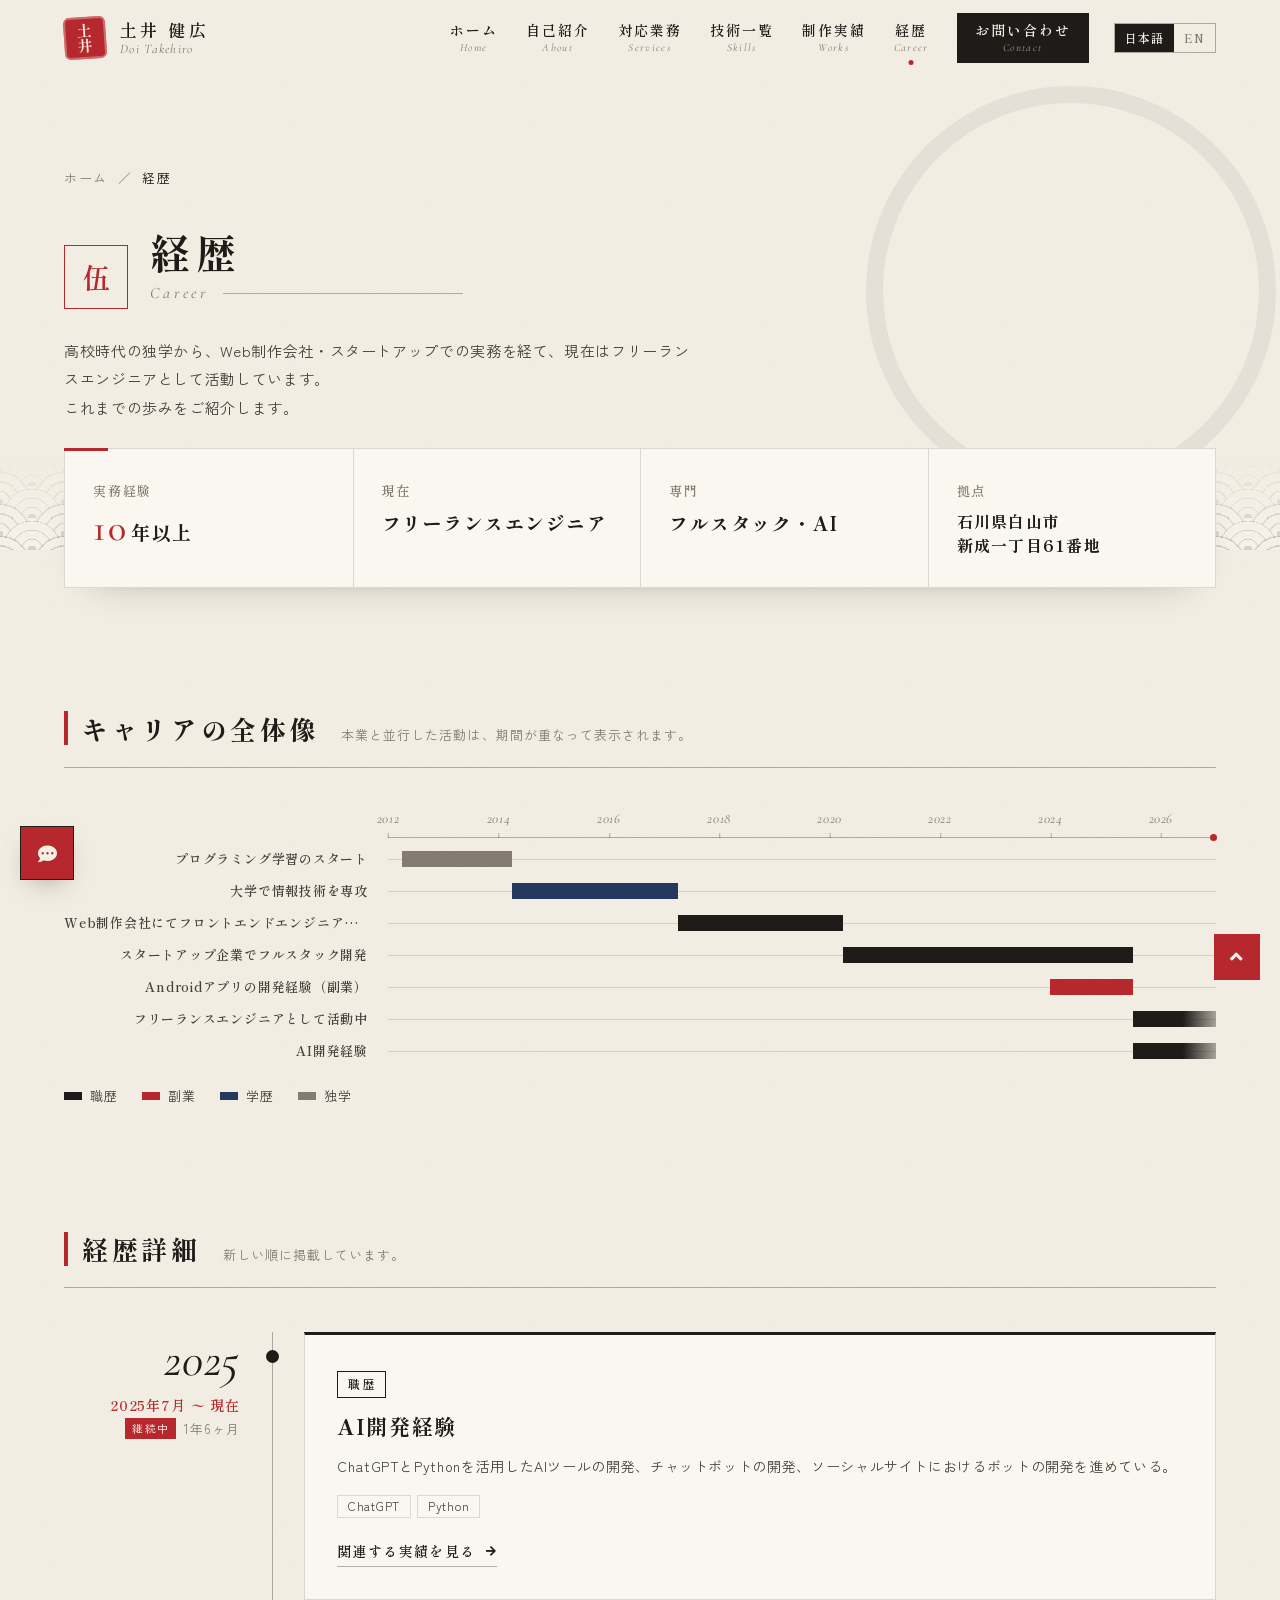
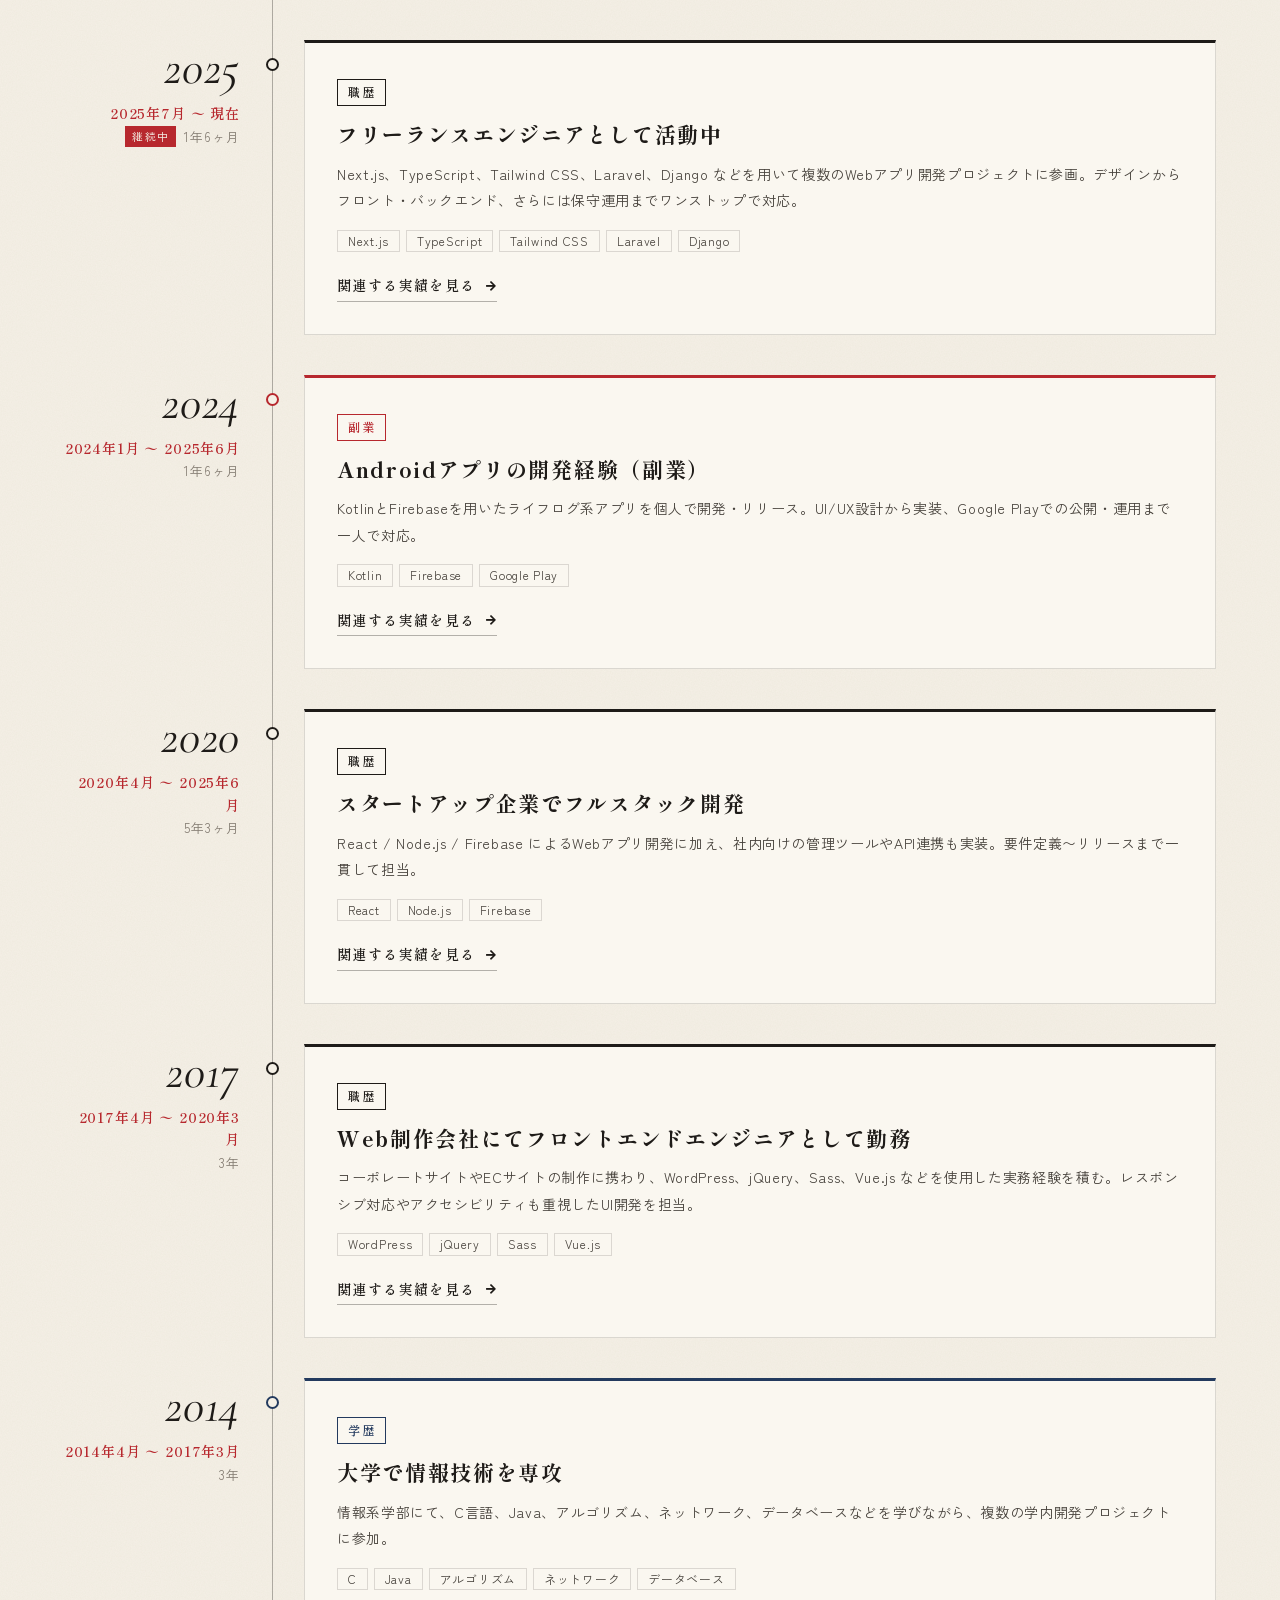
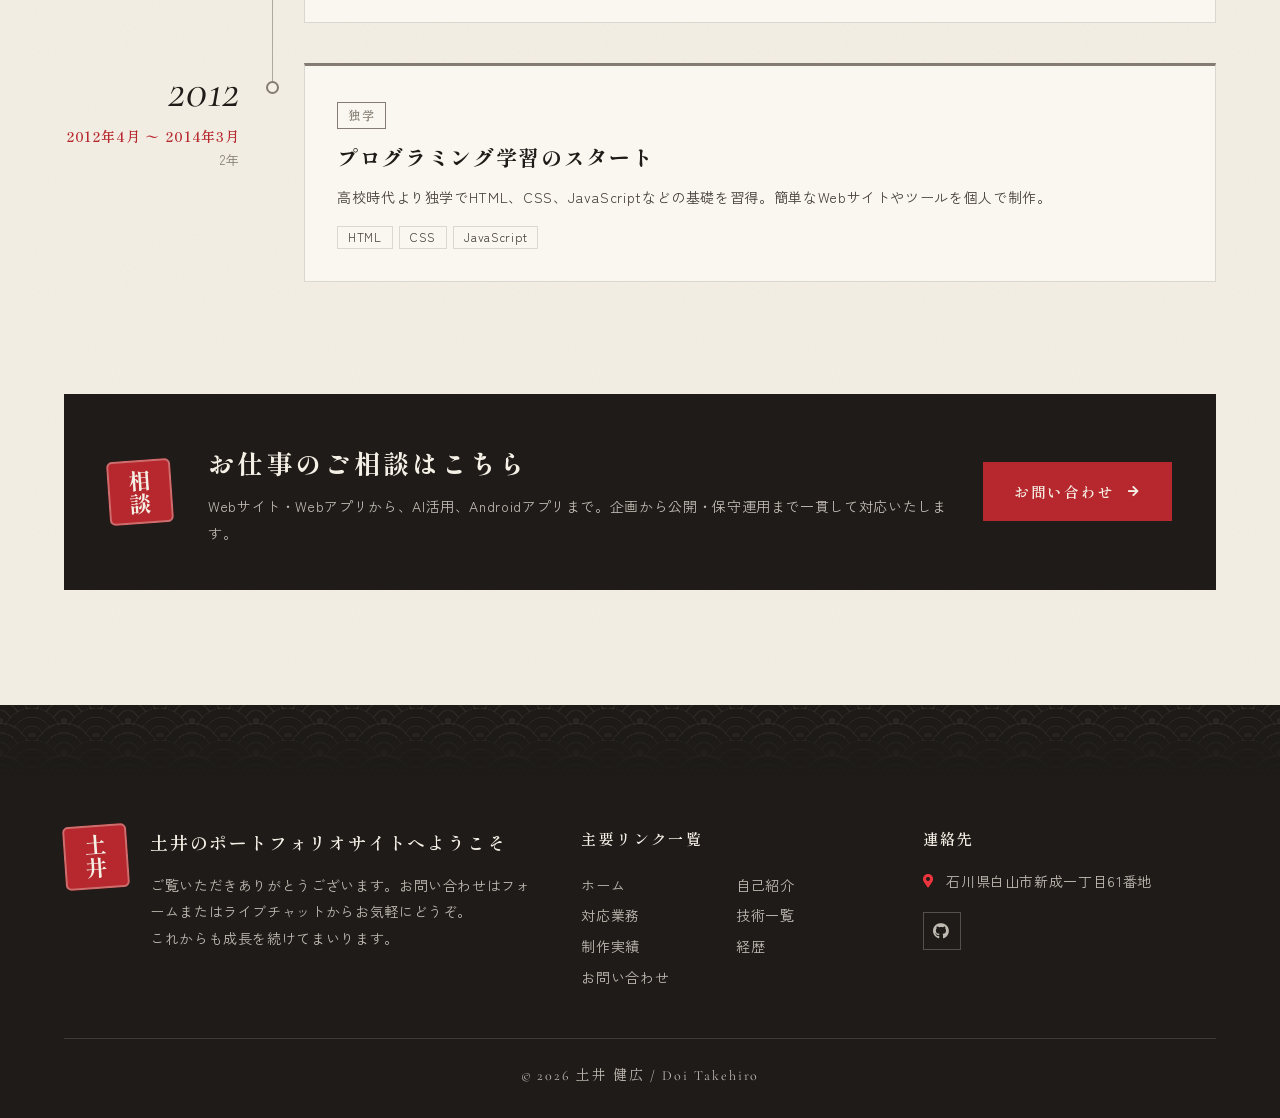
<file: experience/index.html>
<!DOCTYPE html>
<html lang="ja">

<head>
  <meta charset="UTF-8">
  <meta http-equiv="X-UA-Compatible" content="IE=edge">
  <meta name="viewport" content="width=device-width, initial-scale=1.0">
  <meta name="description"
    content="フルスタック・AIエンジニア 土井健広の経歴。Web制作会社でのフロントエンド開発、スタートアップでのフルスタック開発、Androidアプリ開発、フリーランスとしてのWebアプリ・AI開発までの歩みをご紹介します。"
    data-en="Career of Takehiro Doi, full-stack and AI engineer — from front-end work at a web production company and full-stack development at a startup to Android apps and freelance web app and AI development." />
  <!-- Fonts -->
  <link rel="preconnect" href="https://fonts.googleapis.com">
  <link rel="preconnect" href="https://fonts.gstatic.com" crossorigin>
  <link
    href="https://fonts.googleapis.com/css2?family=Cormorant+Garamond:ital,wght@0,500;1,500&family=Shippori+Mincho:wght@400;600;800&family=Zen+Kaku+Gothic+New:wght@400;500;700&display=swap"
    rel="stylesheet">
  <!-- Custom CSS -->
  <link rel="stylesheet" href="/assets/css/style.css">
  <link rel="stylesheet" href="/assets/css/subpage.css">
  <link rel="stylesheet" href="/experience/style.css">
  <!-- Font Awesome -->
  <link rel="stylesheet" href="https://cdnjs.cloudflare.com/ajax/libs/font-awesome/5.15.3/css/all.min.css"
    integrity="sha512-iBBXm8fW90+nuLcSKlbmrPcLa0OT92xO1BIsZ+ywDWZCvqsWgccV3gFoRBv0z+8dLJgyAHIhR35VZc2oM/gI1w=="
    crossorigin="anonymous" referrerpolicy="no-referrer" />
  <!-- Favicon -->
  <link rel="icon" href="/assets/images/favicon.ico" sizes="48x48">
  <link rel="icon" href="/assets/images/favicon-32.png" type="image/png" sizes="32x32">
  <link id="favicon" rel="icon" href="/assets/images/favicon.svg">
  <link rel="apple-touch-icon" href="/assets/images/apple-touch-icon.png">
  <title data-en="Career | Takehiro Doi | Full-Stack &amp; AI Engineer">経歴 | 土井　健広 | Doi Takehiro</title>
</head>

<body oncontextmenu="return false">

  <!-- header starts -->
  <header class="header" id="header">
    <a href="/" class="logo" aria-label="ホーム" data-en-aria-label="Home">
      <span class="hanko">土井</span>
      <span class="logo-text">
        <span class="logo-jp" data-en="Takehiro Doi">土井 健広</span>
        <span class="logo-en" data-en="土井 健広">Doi Takehiro</span>
      </span>
    </a>

    <nav class="navbar" id="navbar">
      <ul>
        <li><a href="/#home"><span data-en="Home">ホーム</span><small data-en="ホーム">Home</small></a></li>
        <li><a href="/#about"><span data-en="About">自己紹介</span><small data-en="自己紹介">About</small></a></li>
        <li><a href="/#services"><span data-en="Services">対応業務</span><small data-en="対応業務">Services</small></a></li>
        <li><a href="/#skills"><span data-en="Skills">技術一覧</span><small data-en="技術一覧">Skills</small></a></li>
        <li><a href="/projects"><span data-en="Works">制作実績</span><small data-en="制作実績">Works</small></a></li>
        <li><a class="active" href="/experience" aria-current="page"><span data-en="Career">経歴</span><small data-en="経歴">Career</small></a></li>
        <li><a href="/#contact" class="nav-cta"><span data-en="Contact">お問い合わせ</span><small data-en="お問い合わせ">Contact</small></a></li>
      </ul>
    </nav>

    <div class="header-actions">
      <div class="lang-switch" role="group" aria-label="言語 / Language">
        <button type="button" data-lang="ja" aria-pressed="true" lang="ja">日本語</button>
        <button type="button" data-lang="en" aria-pressed="false" lang="en">EN</button>
      </div>
      <button class="menu-btn" id="menu" aria-label="メニュー" data-en-aria-label="Menu" aria-expanded="false"
        aria-controls="navbar">
        <span></span><span></span>
      </button>
    </div>
  </header>
  <!-- header ends -->

  <main>

    <!-- page heading starts -->
    <section class="page-hero" id="top">
      <div class="page-hero-inner">
        <nav class="breadcrumb" aria-label="パンくずリスト" data-en-aria-label="Breadcrumb">
          <a href="/" data-en="Home">ホーム</a>
          <span aria-hidden="true">／</span>
          <span aria-current="page" data-en="Career">経歴</span>
        </nav>

        <div class="sec-head">
          <span class="sec-num">伍</span>
          <h1 class="sec-title" data-en="Career">経歴</h1>
          <span class="sec-en" data-en="経歴">Career</span>
        </div>

        <p class="page-lead"
          data-en="From teaching myself to code in high school, through a web production company and a startup, to working as a freelance engineer today.<br>Here is the path that shaped how I work.">
          高校時代の独学から、Web制作会社・スタートアップでの実務を経て、現在はフリーランスエンジニアとして活動しています。<br>これまでの歩みをご紹介します。</p>
      </div>
      <div class="wave-band" aria-hidden="true"></div>
    </section>
    <!-- page heading ends -->

    <!-- profile summary starts -->
    <section class="section career-summary-wrap">
      <dl class="career-summary">
        <div>
          <dt data-en="Experience">実務経験</dt>
          <dd data-en="<strong>10+</strong> years">
            <strong>10</strong>年以上</dd>
        </div>
        <div>
          <dt data-en="Now">現在</dt>
          <dd data-en="Freelance engineer">フリーランスエンジニア</dd>
        </div>
        <div>
          <dt data-en="Focus">専門</dt>
          <dd data-en="Full-stack &amp; AI">フルスタック・AI</dd>
        </div>
        <div>
          <dt data-en="Location">拠点</dt>
          <dd class="career-summary-address" data-en="1-61 Shinsei,<br>Hakusan, Ishikawa, Japan">石川県白山市<br>新成一丁目61番地</dd>
        </div>
      </dl>
    </section>
    <!-- profile summary ends -->

    <!-- span chart starts -->
    <section class="section career-overview">
      <div class="sub-head reveal">
        <h2 data-en="At a Glance">キャリアの全体像</h2>
        <p data-en="Periods overlap where side projects or parallel work ran alongside a main role.">本業と並行した活動は、期間が重なって表示されます。</p>
      </div>

      <div class="span-chart reveal" id="span-chart" aria-hidden="true"></div>

      <ul class="type-legend">
        <li><span class="type-dot" data-type="work"></span><span data-en="Work">職歴</span></li>
        <li><span class="type-dot" data-type="side"></span><span data-en="Side project">副業</span></li>
        <li><span class="type-dot" data-type="school"></span><span data-en="Education">学歴</span></li>
        <li><span class="type-dot" data-type="study"></span><span data-en="Self-study">独学</span></li>
      </ul>
    </section>
    <!-- span chart ends -->

    <!-- detailed timeline starts -->
    <section class="section career-detail">
      <div class="sub-head reveal">
        <h2 data-en="Career History">経歴詳細</h2>
        <p data-en="Newest first.">新しい順に掲載しています。</p>
      </div>

      <ol class="career-list" id="career-list">

        <li class="career-item reveal" data-type="work" data-start="2025-07" data-end="">
          <div class="career-when">
            <span class="career-year">2025</span>
            <p class="career-range" data-en="Jul 2025 – Present">2025年7月 〜 現在</p>
            <p class="career-duration"></p>
          </div>
          <article class="career-card">
            <span class="career-type" data-en="Work">職歴</span>
            <h3 data-en="AI Development">AI開発経験</h3>
            <p data-en="Developing AI tools with ChatGPT and Python, building chatbots, and creating bots for social platforms.">ChatGPTとPythonを活用したAIツールの開発、チャットボットの開発、ソーシャルサイトにおけるボットの開発を進めている。</p>
            <ul class="career-tech">
              <li>ChatGPT</li><li>Python</li>
            </ul>
            <a class="career-link" href="/projects?cat=ai"><span data-en="Related projects">関連する実績を見る</span><i class="fas fa-arrow-right"></i></a>
          </article>
        </li>

        <li class="career-item reveal" data-type="work" data-start="2025-07" data-end="">
          <div class="career-when">
            <span class="career-year">2025</span>
            <p class="career-range" data-en="Jul 2025 – Present">2025年7月 〜 現在</p>
            <p class="career-duration"></p>
          </div>
          <article class="career-card">
            <span class="career-type" data-en="Work">職歴</span>
            <h3 data-en="Working as a Freelance Engineer">フリーランスエンジニアとして活動中</h3>
            <p data-en="Contributing to multiple web app projects using Next.js, TypeScript, Tailwind CSS, Laravel and Django. Handling everything one-stop, from design to front end, back end and ongoing maintenance.">Next.js、TypeScript、Tailwind CSS、Laravel、Django などを用いて複数のWebアプリ開発プロジェクトに参画。デザインからフロント・バックエンド、さらには保守運用までワンストップで対応。</p>
            <ul class="career-tech">
              <li>Next.js</li><li>TypeScript</li><li>Tailwind CSS</li><li>Laravel</li><li>Django</li>
            </ul>
            <a class="career-link" href="/projects?cat=webapp"><span data-en="Related projects">関連する実績を見る</span><i class="fas fa-arrow-right"></i></a>
          </article>
        </li>

        <li class="career-item reveal" data-type="side" data-start="2024-01" data-end="2025-06">
          <div class="career-when">
            <span class="career-year">2024</span>
            <p class="career-range" data-en="Jan 2024 – Jun 2025">2024年1月 〜 2025年6月</p>
            <p class="career-duration"></p>
          </div>
          <article class="career-card">
            <span class="career-type" data-en="Side project">副業</span>
            <h3 data-en="Android App Development (Side Projects)">Androidアプリの開発経験（副業）</h3>
            <p data-en="Independently developed and released a lifelog app with Kotlin and Firebase, handling everything from UI/UX design and implementation to publishing and running it on Google Play.">KotlinとFirebaseを用いたライフログ系アプリを個人で開発・リリース。UI/UX設計から実装、Google Playでの公開・運用まで一人で対応。</p>
            <ul class="career-tech">
              <li>Kotlin</li><li>Firebase</li><li>Google Play</li>
            </ul>
            <a class="career-link" href="/projects?cat=app"><span data-en="Related projects">関連する実績を見る</span><i class="fas fa-arrow-right"></i></a>
          </article>
        </li>

        <li class="career-item reveal" data-type="work" data-start="2020-04" data-end="2025-06">
          <div class="career-when">
            <span class="career-year">2020</span>
            <p class="career-range" data-en="Apr 2020 – Jun 2025">2020年4月 〜 2025年6月</p>
            <p class="career-duration"></p>
          </div>
          <article class="career-card">
            <span class="career-type" data-en="Work">職歴</span>
            <h3 data-en="Full-Stack Development at a Startup">スタートアップ企業でフルスタック開発</h3>
            <p data-en="Built web apps with React, Node.js and Firebase, as well as internal admin tools and API integrations. Owned projects from requirements definition through release.">React / Node.js / Firebase によるWebアプリ開発に加え、社内向けの管理ツールやAPI連携も実装。要件定義〜リリースまで一貫して担当。</p>
            <ul class="career-tech">
              <li>React</li><li>Node.js</li><li>Firebase</li>
            </ul>
            <a class="career-link" href="/projects?cat=webapp"><span data-en="Related projects">関連する実績を見る</span><i class="fas fa-arrow-right"></i></a>
          </article>
        </li>

        <li class="career-item reveal" data-type="work" data-start="2017-04" data-end="2020-03">
          <div class="career-when">
            <span class="career-year">2017</span>
            <p class="career-range" data-en="Apr 2017 – Mar 2020">2017年4月 〜 2020年3月</p>
            <p class="career-duration"></p>
          </div>
          <article class="career-card">
            <span class="career-type" data-en="Work">職歴</span>
            <h3 data-en="Front-End Engineer at a Web Production Company">Web制作会社にてフロントエンドエンジニアとして勤務</h3>
            <p data-en="Worked on corporate and e-commerce sites using WordPress, jQuery, Sass and Vue.js, building UIs with a strong focus on responsive design and accessibility.">コーポレートサイトやECサイトの制作に携わり、WordPress、jQuery、Sass、Vue.js などを使用した実務経験を積む。レスポンシブ対応やアクセシビリティも重視したUI開発を担当。</p>
            <ul class="career-tech">
              <li>WordPress</li><li>jQuery</li><li>Sass</li><li>Vue.js</li>
            </ul>
            <a class="career-link" href="/projects?cat=website"><span data-en="Related projects">関連する実績を見る</span><i class="fas fa-arrow-right"></i></a>
          </article>
        </li>

        <li class="career-item reveal" data-type="school" data-start="2014-04" data-end="2017-03">
          <div class="career-when">
            <span class="career-year">2014</span>
            <p class="career-range" data-en="Apr 2014 – Mar 2017">2014年4月 〜 2017年3月</p>
            <p class="career-duration"></p>
          </div>
          <article class="career-card">
            <span class="career-type" data-en="Education">学歴</span>
            <h3 data-en="Studied Information Technology at University">大学で情報技術を専攻</h3>
            <p data-en="Studied C, Java, algorithms, networking and databases in an IT faculty while taking part in several university development projects.">情報系学部にて、C言語、Java、アルゴリズム、ネットワーク、データベースなどを学びながら、複数の学内開発プロジェクトに参加。</p>
            <ul class="career-tech">
              <li>C</li><li>Java</li><li data-en="Algorithms">アルゴリズム</li><li data-en="Networking">ネットワーク</li><li data-en="Databases">データベース</li>
            </ul>
          </article>
        </li>

        <li class="career-item reveal" data-type="study" data-start="2012-04" data-end="2014-03">
          <div class="career-when">
            <span class="career-year">2012</span>
            <p class="career-range" data-en="Apr 2012 – Mar 2014">2012年4月 〜 2014年3月</p>
            <p class="career-duration"></p>
          </div>
          <article class="career-card">
            <span class="career-type" data-en="Self-study">独学</span>
            <h3 data-en="Started Learning to Program">プログラミング学習のスタート</h3>
            <p data-en="Taught myself the basics of HTML, CSS and JavaScript in high school and built simple websites and tools on my own.">高校時代より独学でHTML、CSS、JavaScriptなどの基礎を習得。簡単なWebサイトやツールを個人で制作。</p>
            <ul class="career-tech">
              <li>HTML</li><li>CSS</li><li>JavaScript</li>
            </ul>
          </article>
        </li>

      </ol>
    </section>
    <!-- detailed timeline ends -->

    <!-- contact band starts -->
    <section class="section page-cta">
      <div class="page-cta-inner">
        <span class="hanko hanko-lg" aria-hidden="true">相談</span>
        <div>
          <h2 data-en="Let's work together">お仕事のご相談はこちら</h2>
          <p
            data-en="From websites and web apps to AI and Android apps — I can take your project from planning through launch and maintenance.">
            Webサイト・Webアプリから、AI活用、Androidアプリまで。企画から公開・保守運用まで一貫して対応いたします。</p>
        </div>
        <a href="/#contact" class="btn btn-primary"><span data-en="Contact me">お問い合わせ</span><i
            class="fas fa-arrow-right"></i></a>
      </div>
    </section>
    <!-- contact band ends -->

  </main>

  <!-- footer section starts -->
  <footer class="footer">
    <div class="footer-inner">
      <div class="footer-brand">
        <span class="hanko hanko-lg">土井</span>
        <div>
          <h3 data-en="Welcome to Takehiro Doi's portfolio">土井のポートフォリオサイトへようこそ</h3>
          <p data-en="Thank you for visiting. For inquiries, please use the contact form or live chat.<br>I'll keep learning and growing.">ご覧いただきありがとうございます。お問い合わせはフォームまたはライブチャットからお気軽にどうぞ。<br>これからも成長を続けてまいります。</p>
        </div>
      </div>

      <nav class="footer-links" aria-label="フッターナビゲーション" data-en-aria-label="Footer navigation">
        <h4 data-en="Quick Links">主要リンク一覧</h4>
        <a href="/#home" data-en="Home">ホーム</a>
        <a href="/#about" data-en="About">自己紹介</a>
        <a href="/#services" data-en="Services">対応業務</a>
        <a href="/#skills" data-en="Skills">技術一覧</a>
        <a href="/projects" data-en="Works">制作実績</a>
        <a href="/experience" data-en="Career">経歴</a>
        <a href="/#contact" data-en="Contact">お問い合わせ</a>
      </nav>

      <div class="footer-contact">
        <h4 data-en="Contact Info">連絡先</h4>
        <p><i class="fas fa-map-marker-alt"></i><span data-en="1-61 Shinsei, Hakusan, Ishikawa, Japan">石川県白山市新成一丁目61番地</span></p>
        <div class="share">
          <a href="https://github.com/000Jerry000" class="fab fa-github" aria-label="GitHub" target="_blank" rel="noopener"></a>
        </div>
      </div>
    </div>

    <p class="credit">&copy; <span id="year">2026</span> 土井 健広 / Doi Takehiro</p>
  </footer>
  <!-- footer section ends -->


  <!-- live chat launcher (opens the Tawk.to window; its own bubble is hidden) -->
  <button type="button" id="chat-launcher" aria-label="ライブチャットで相談する" data-en-aria-label="Chat with me" hidden>
    <span class="chat-launcher-seal" aria-hidden="true"><i class="fas fa-comment-dots"></i></span>
    <span class="chat-launcher-text">
      <span class="chat-launcher-label">
        <span data-en="Chat">ご相談</span>
        <small data-en="ご相談">Live Chat</small>
      </span>
    </span>
    <span class="chat-launcher-badge" aria-hidden="true"></span>
  </button>


  <!-- scroll top btn -->
  <a href="#top" aria-label="ページの先頭へ" data-en-aria-label="Back to top" id="scroll-top"><i class="fas fa-angle-up"></i></a>


  <script src="/assets/js/page.js"></script>
  <script src="/experience/script.js"></script>
  <script src="/assets/js/tawk.js"></script>

</body>

</html>
</file>
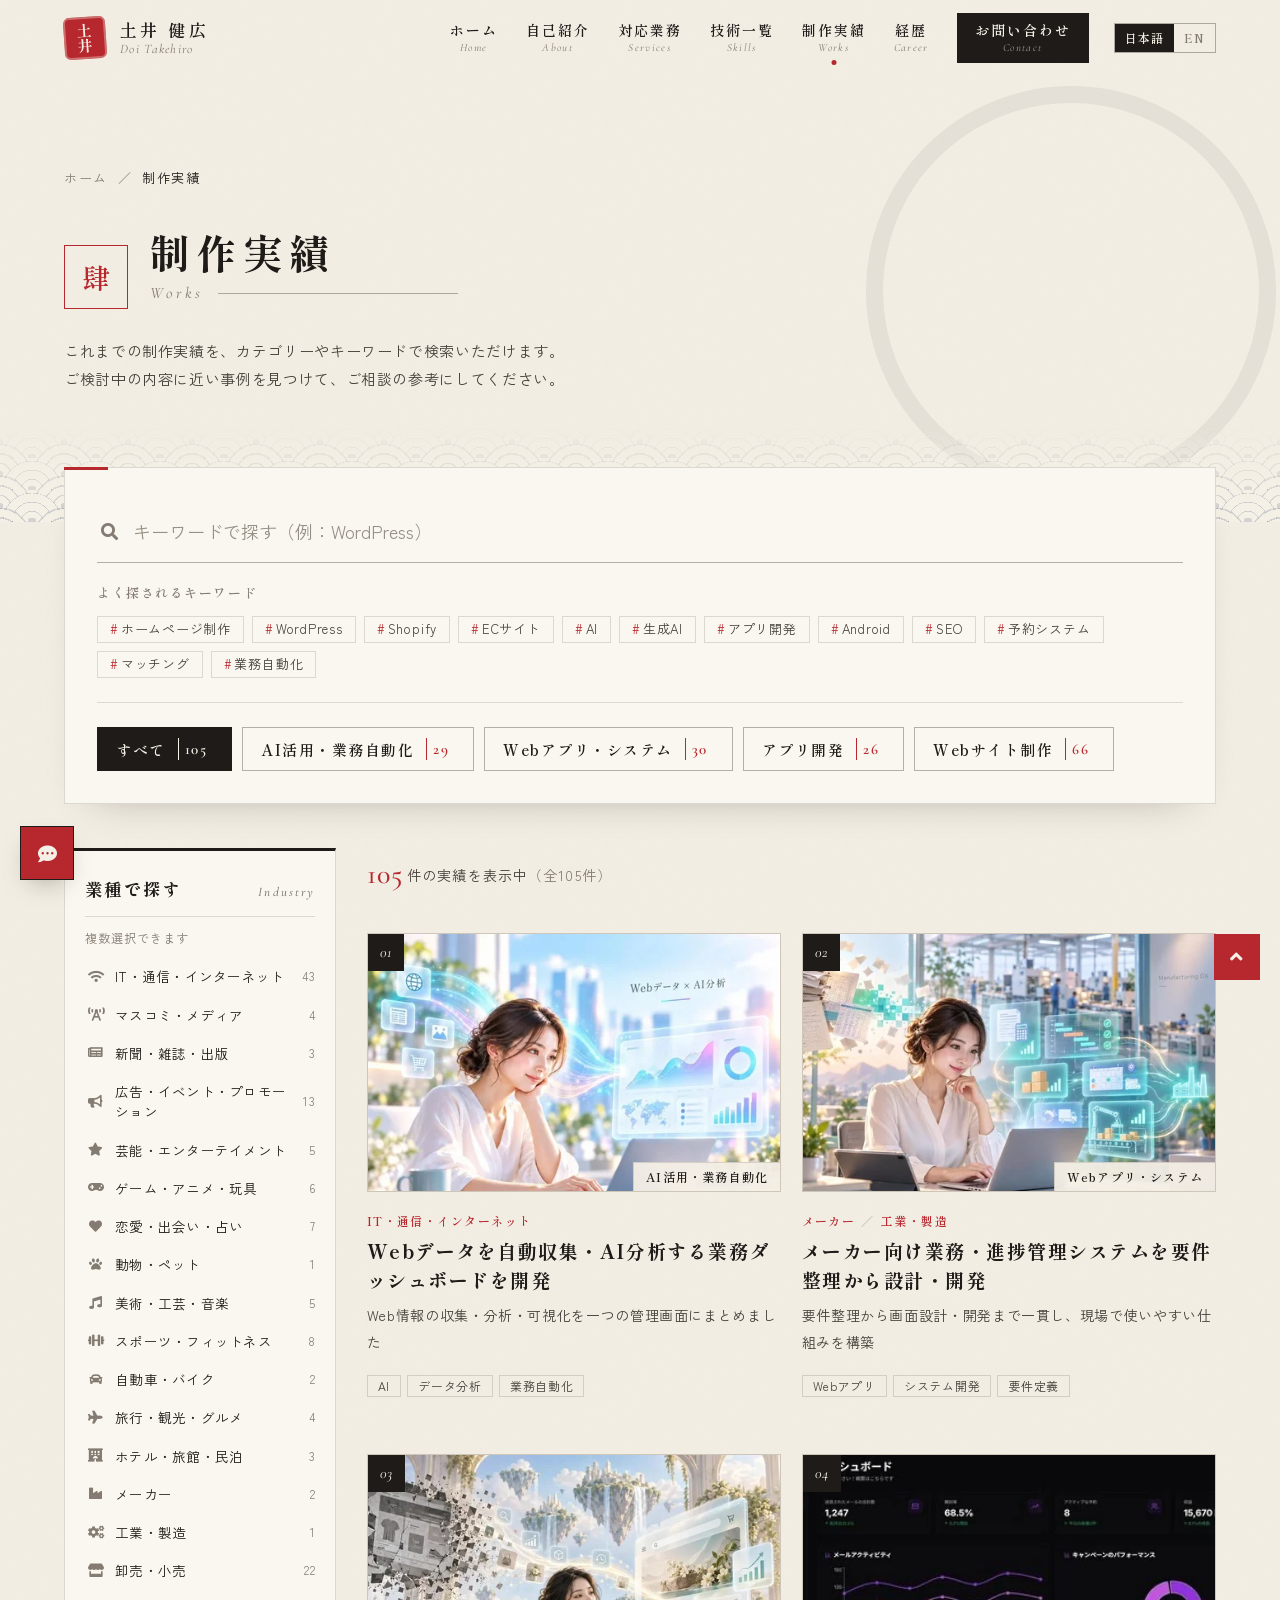
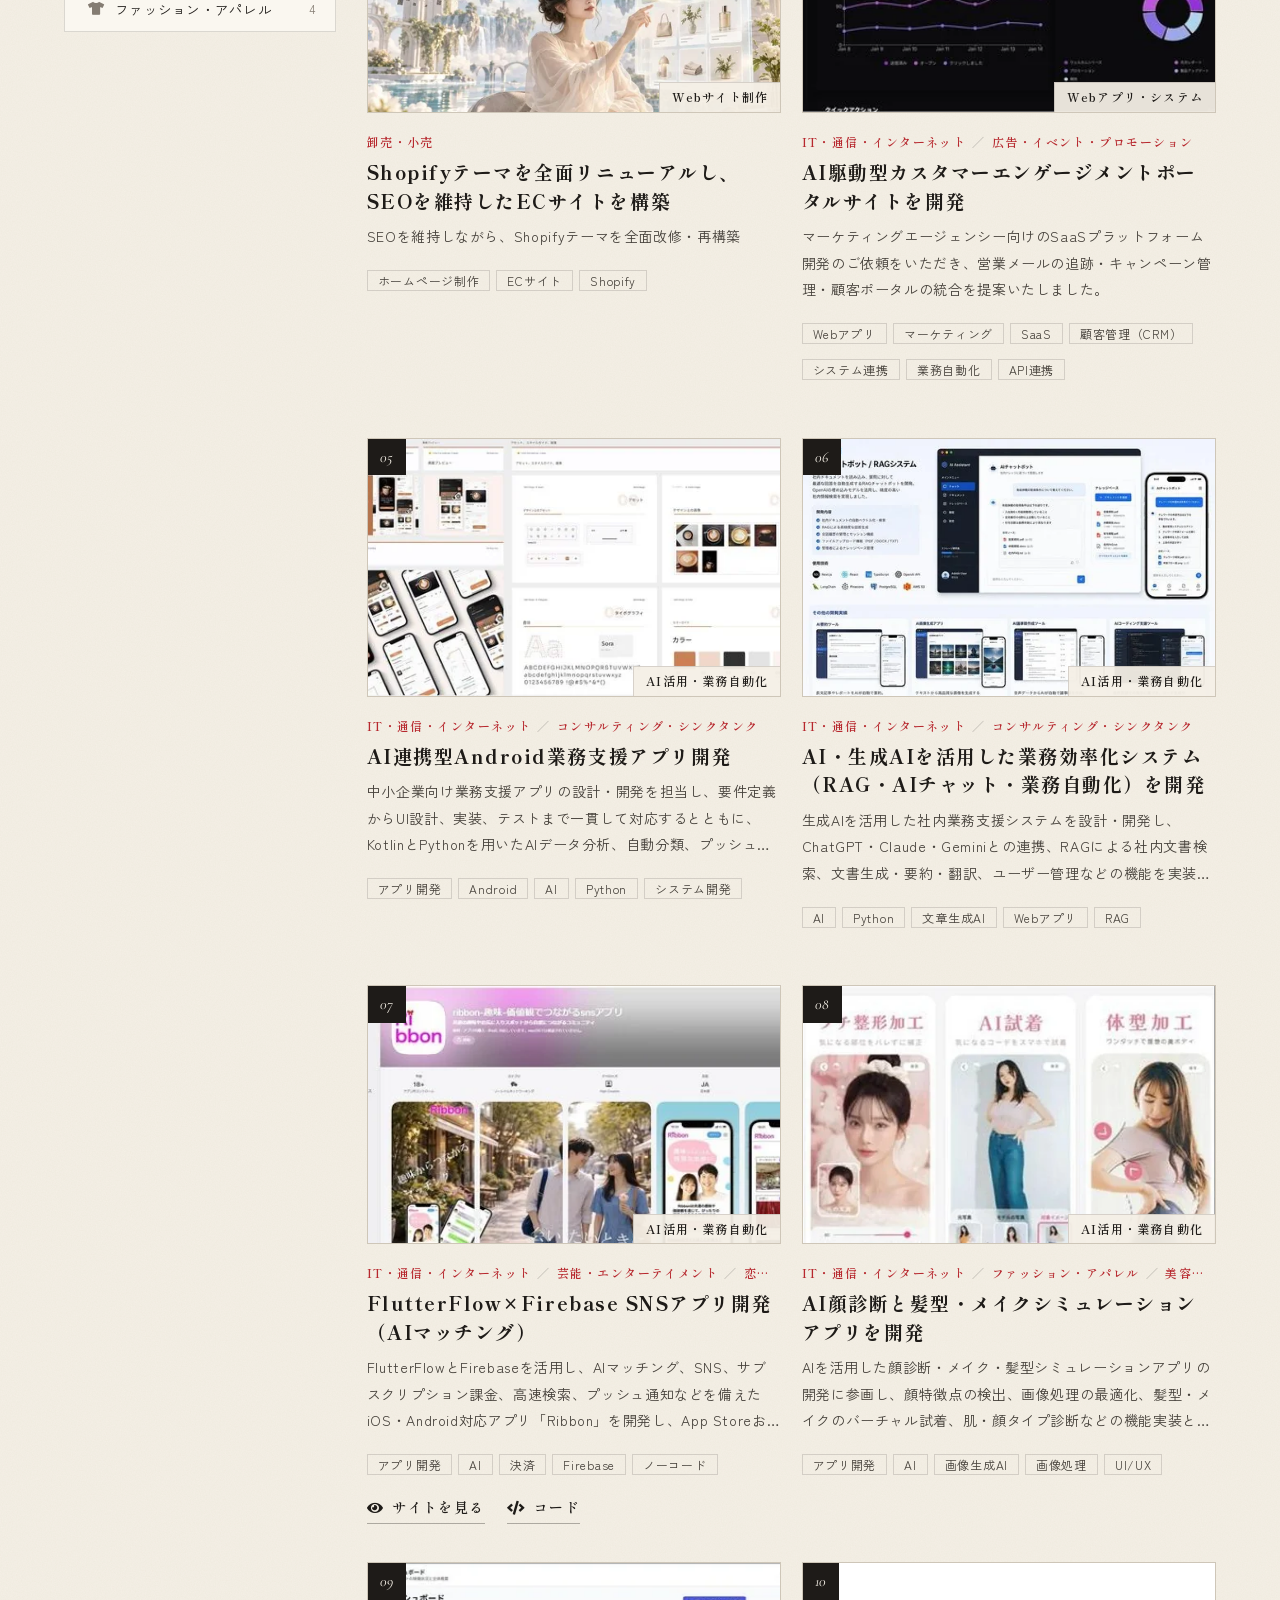
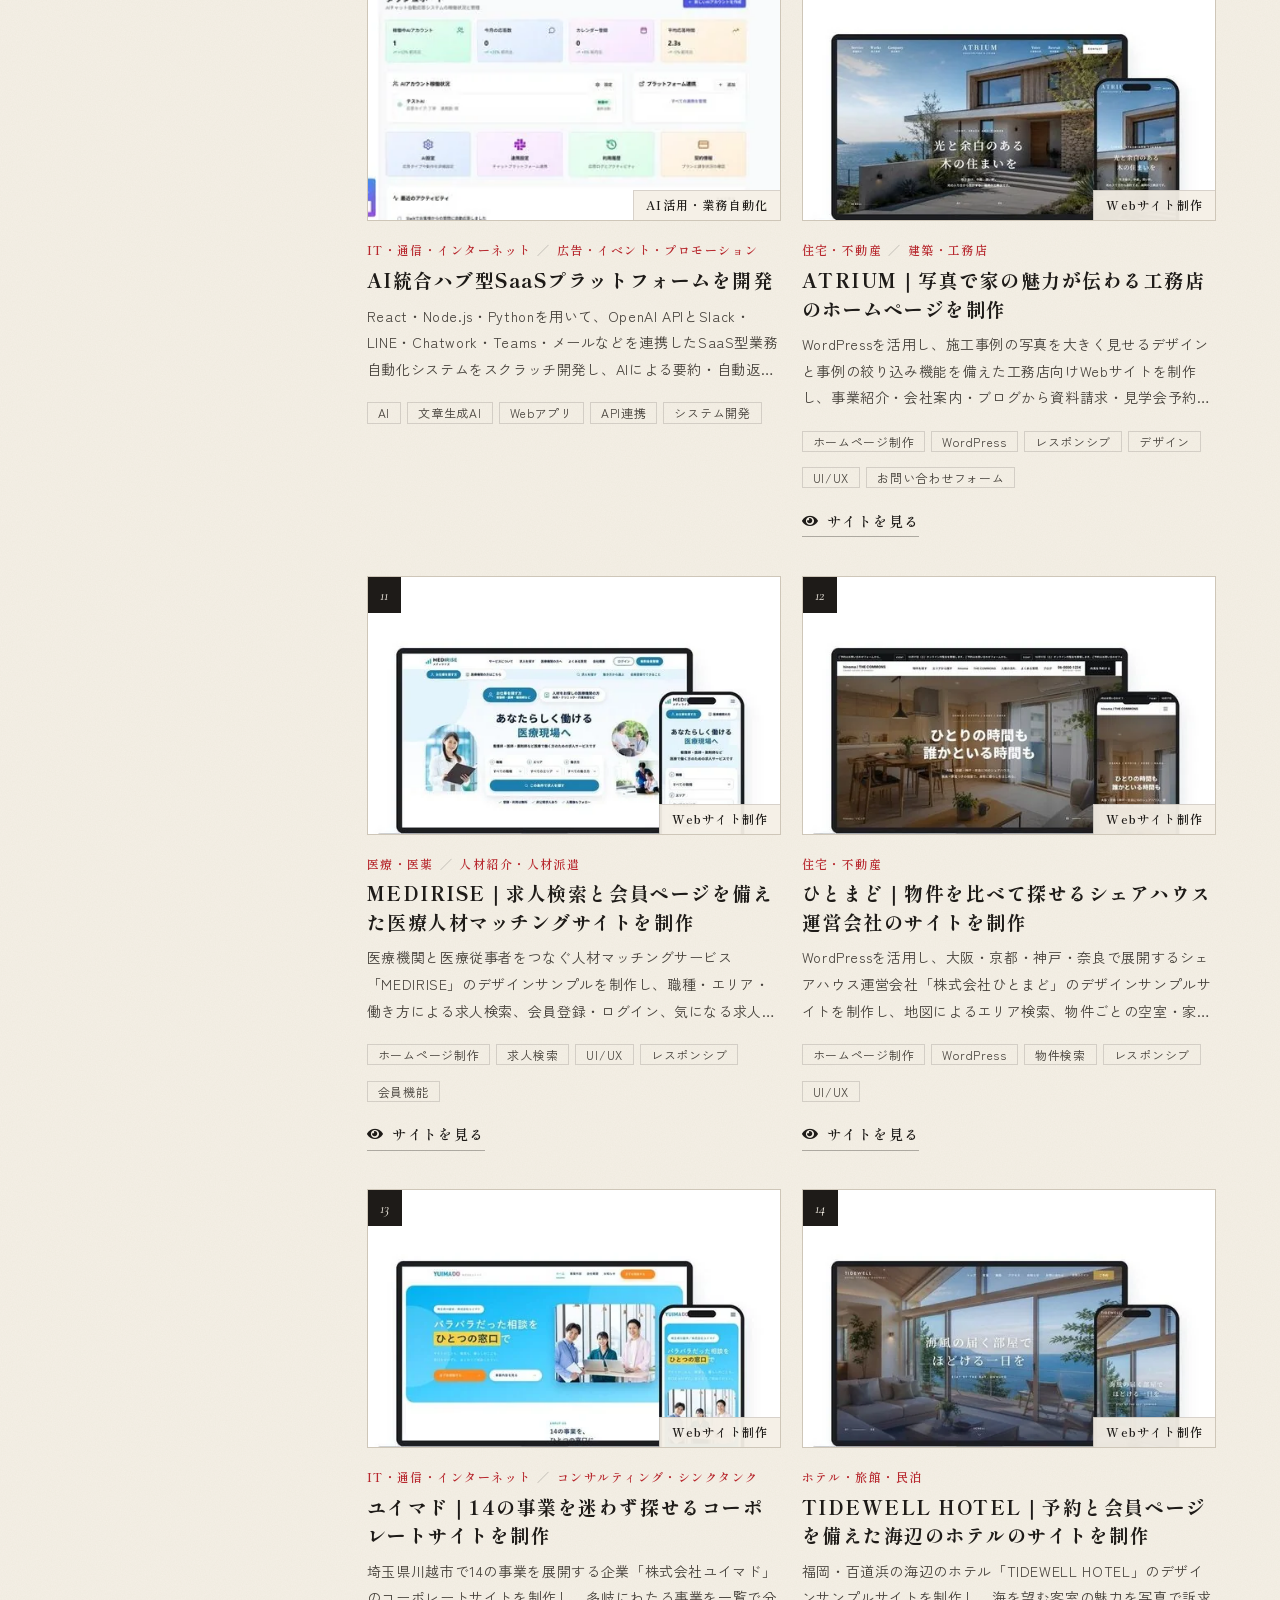
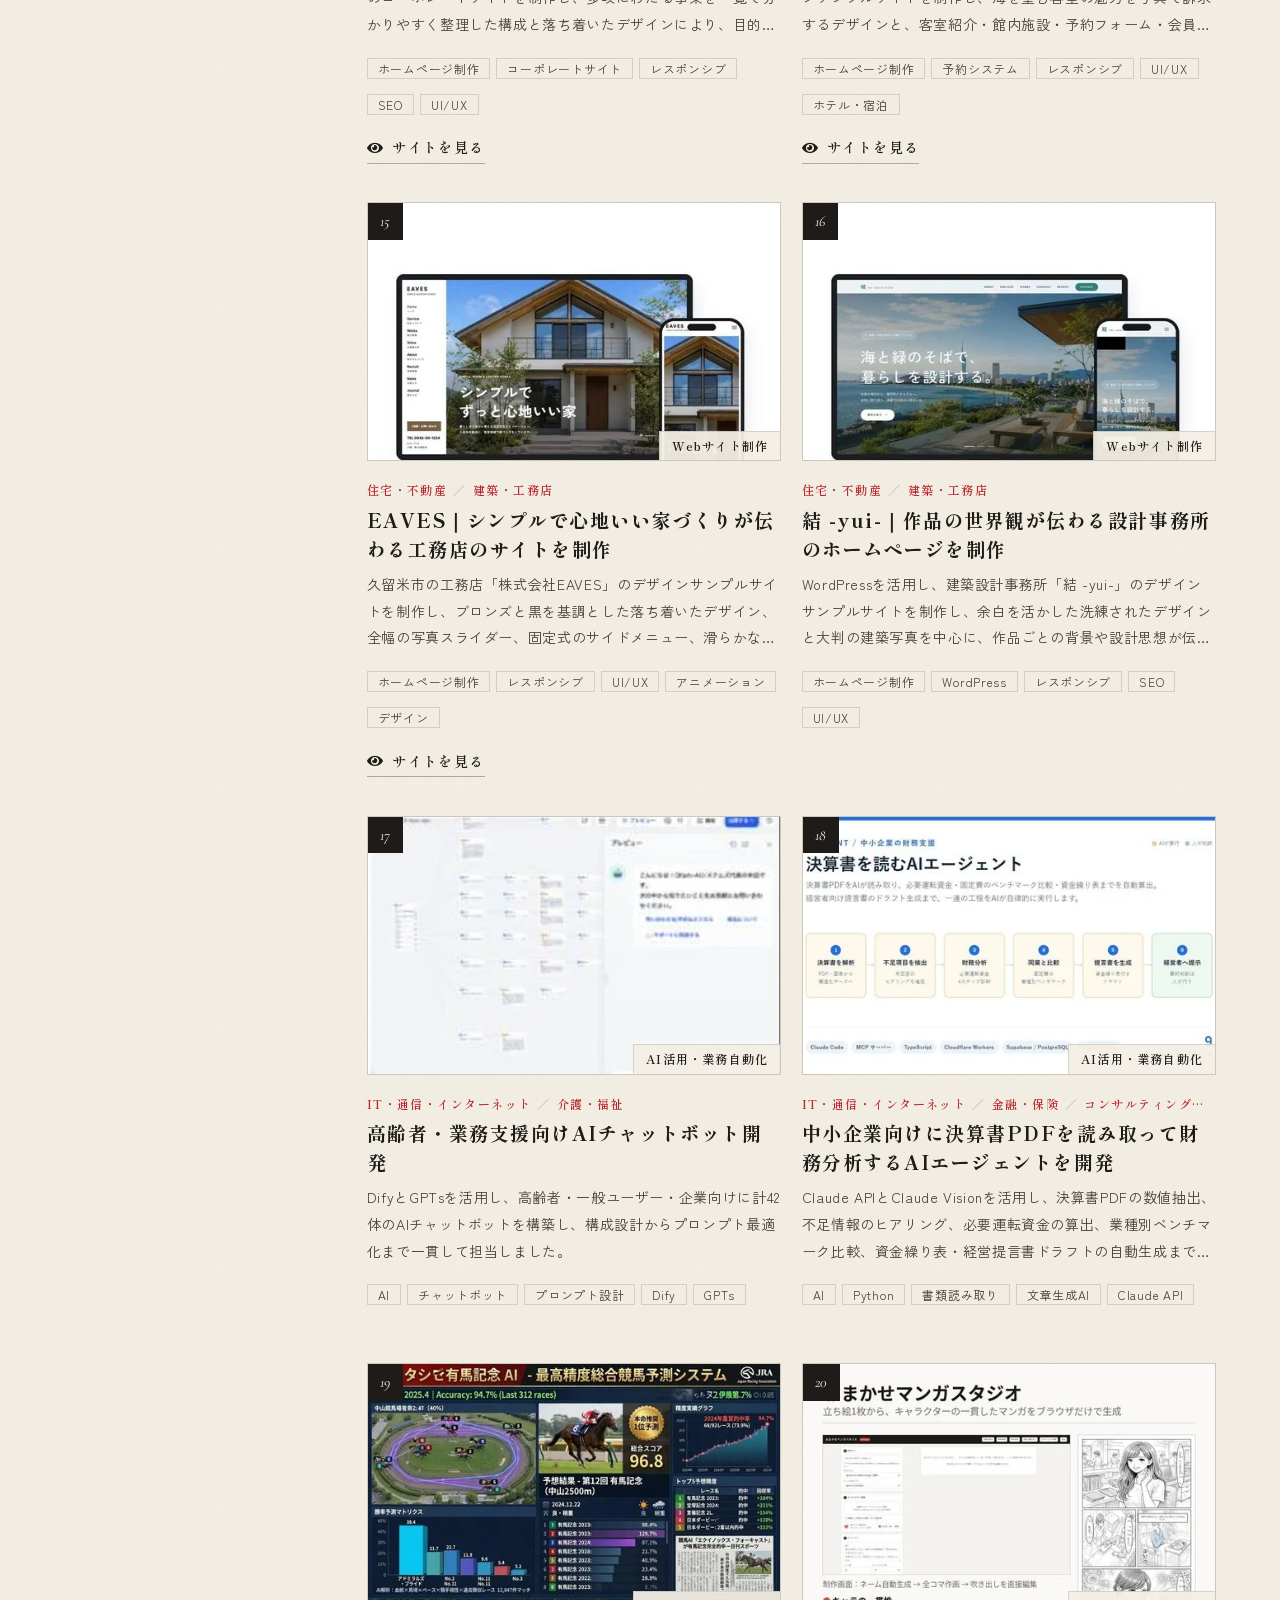
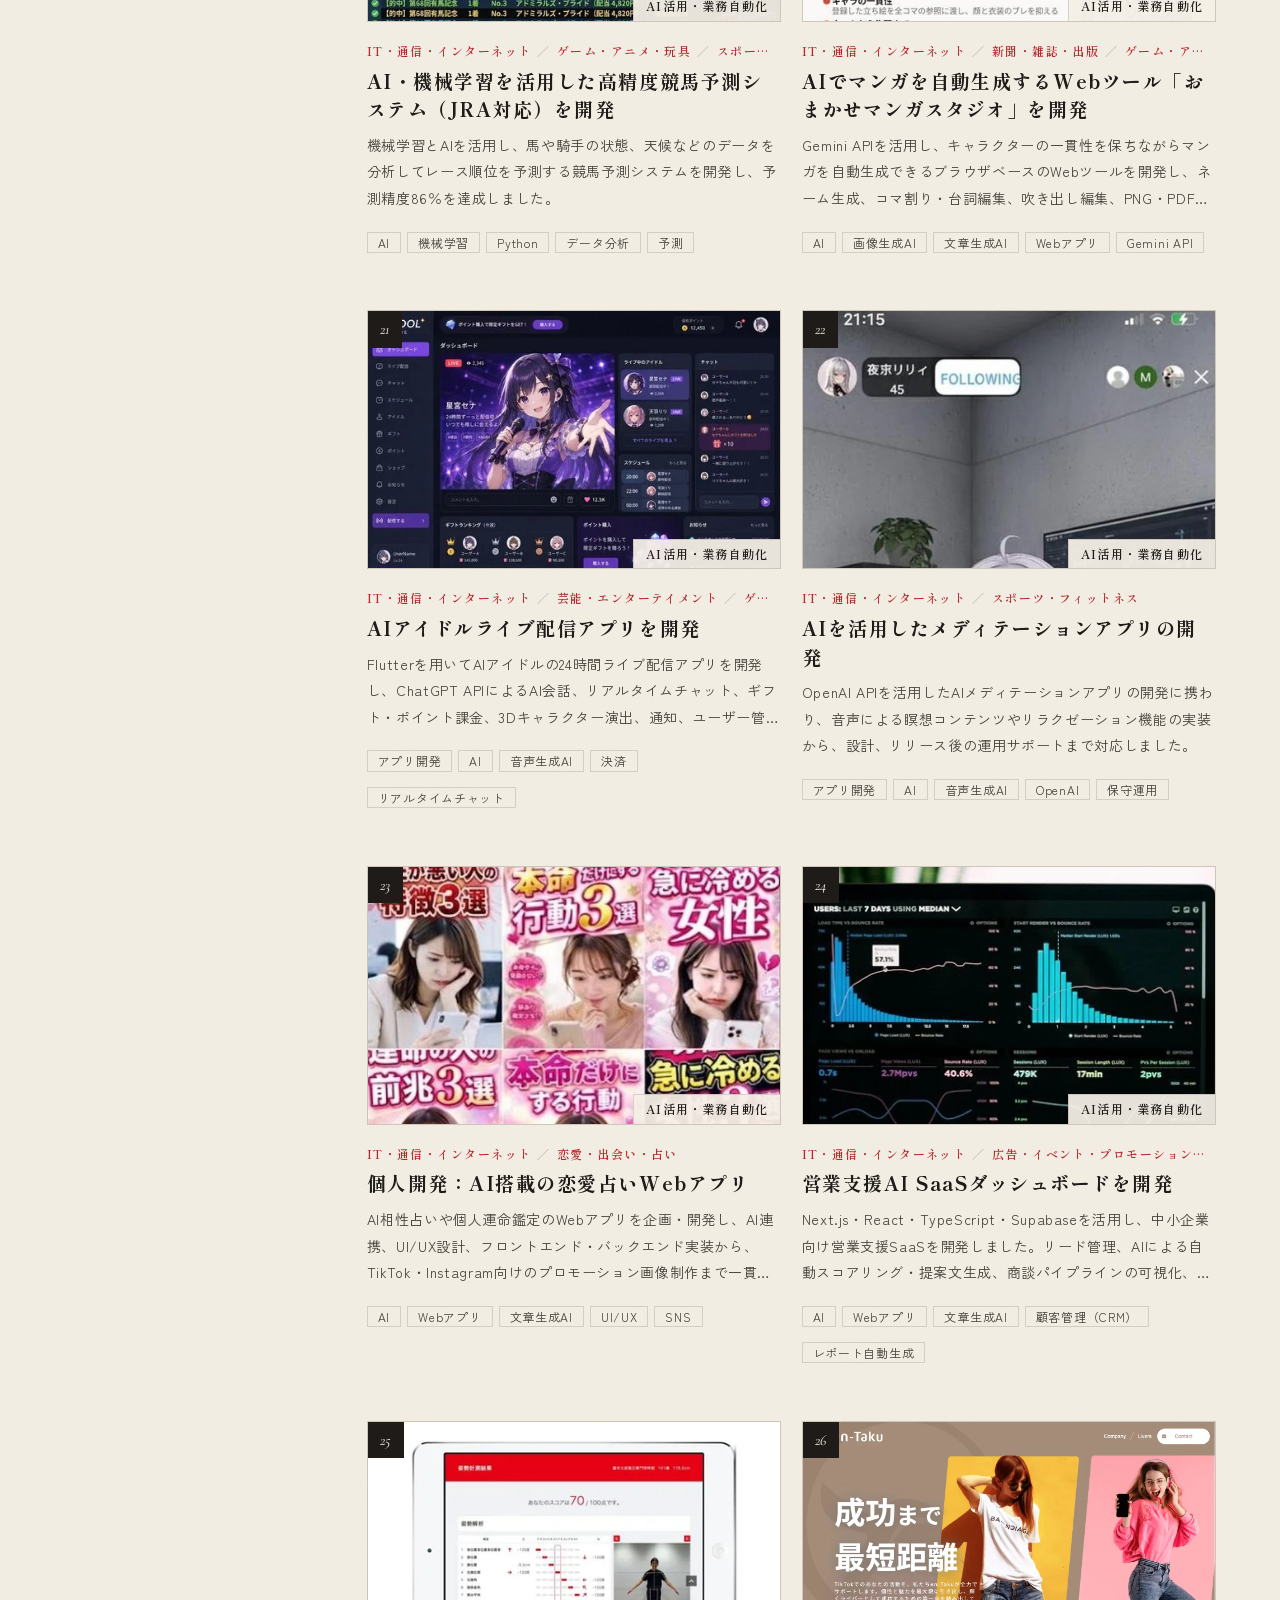
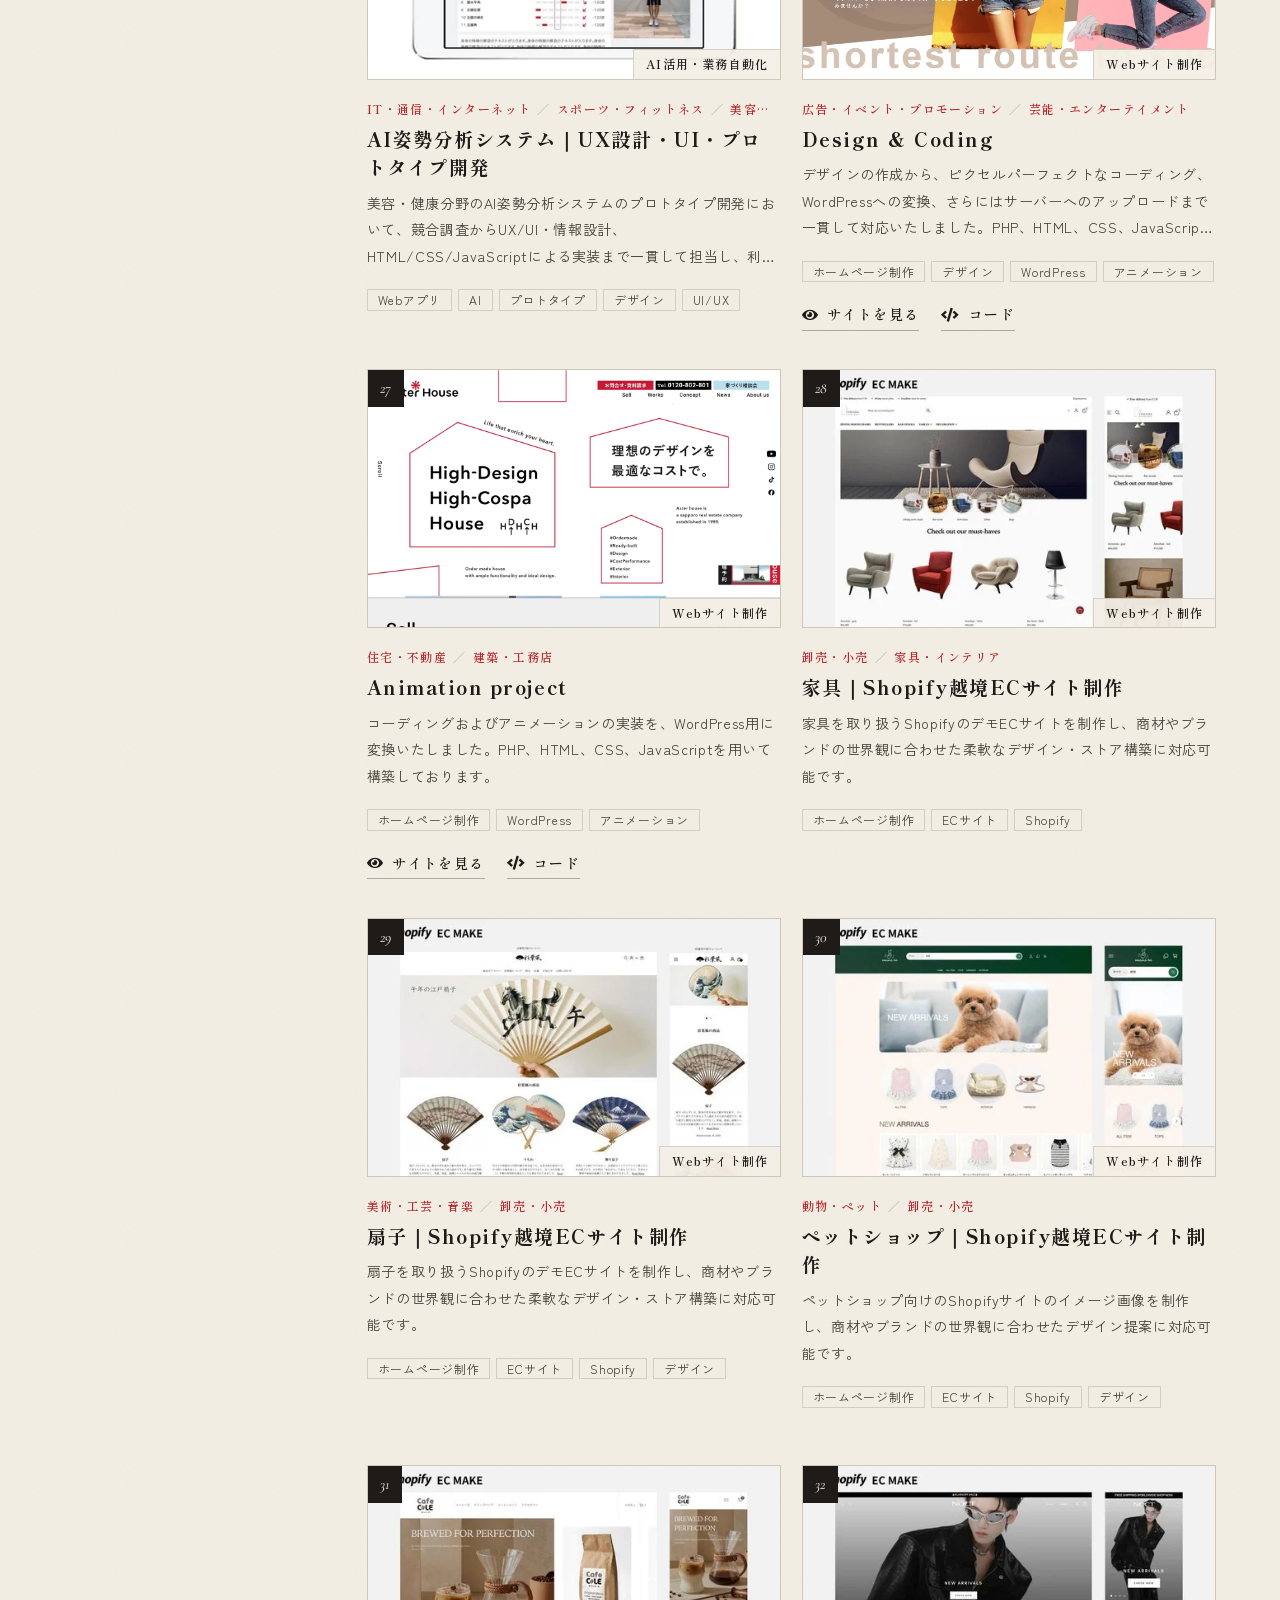
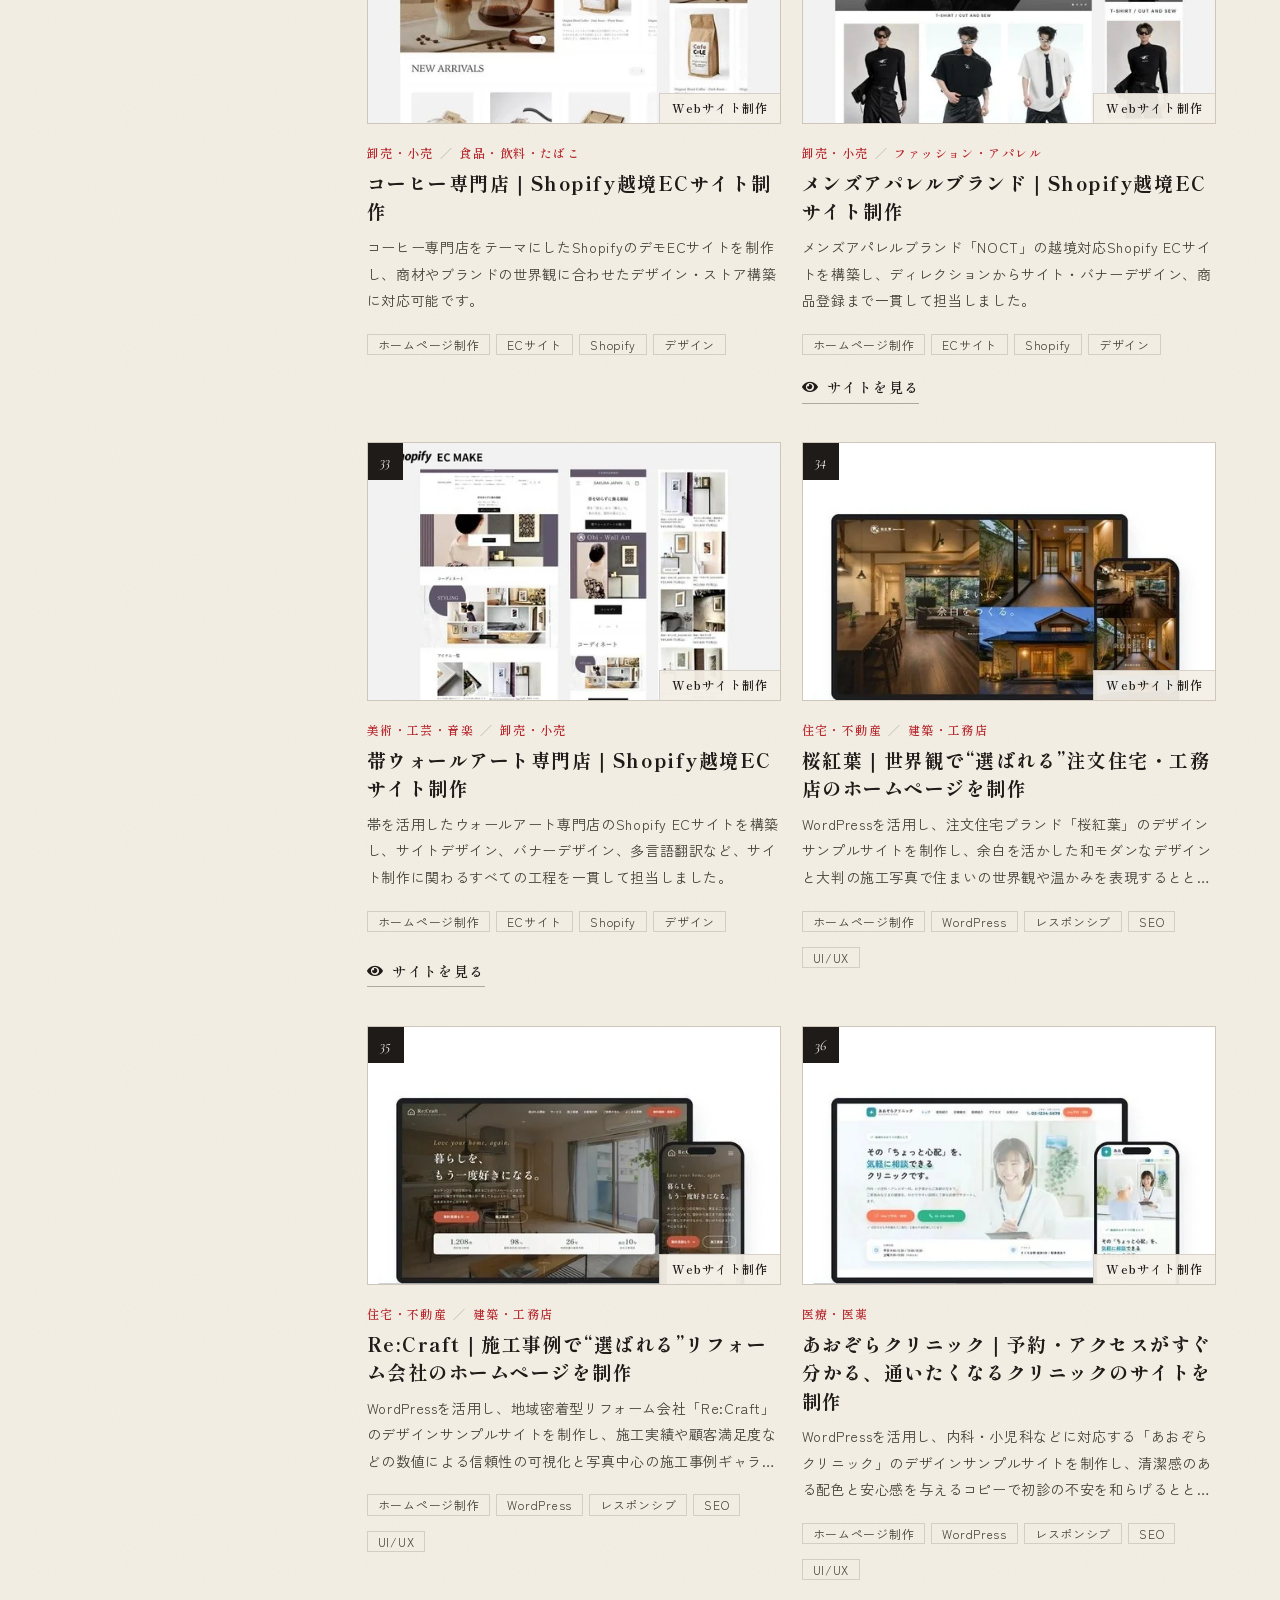
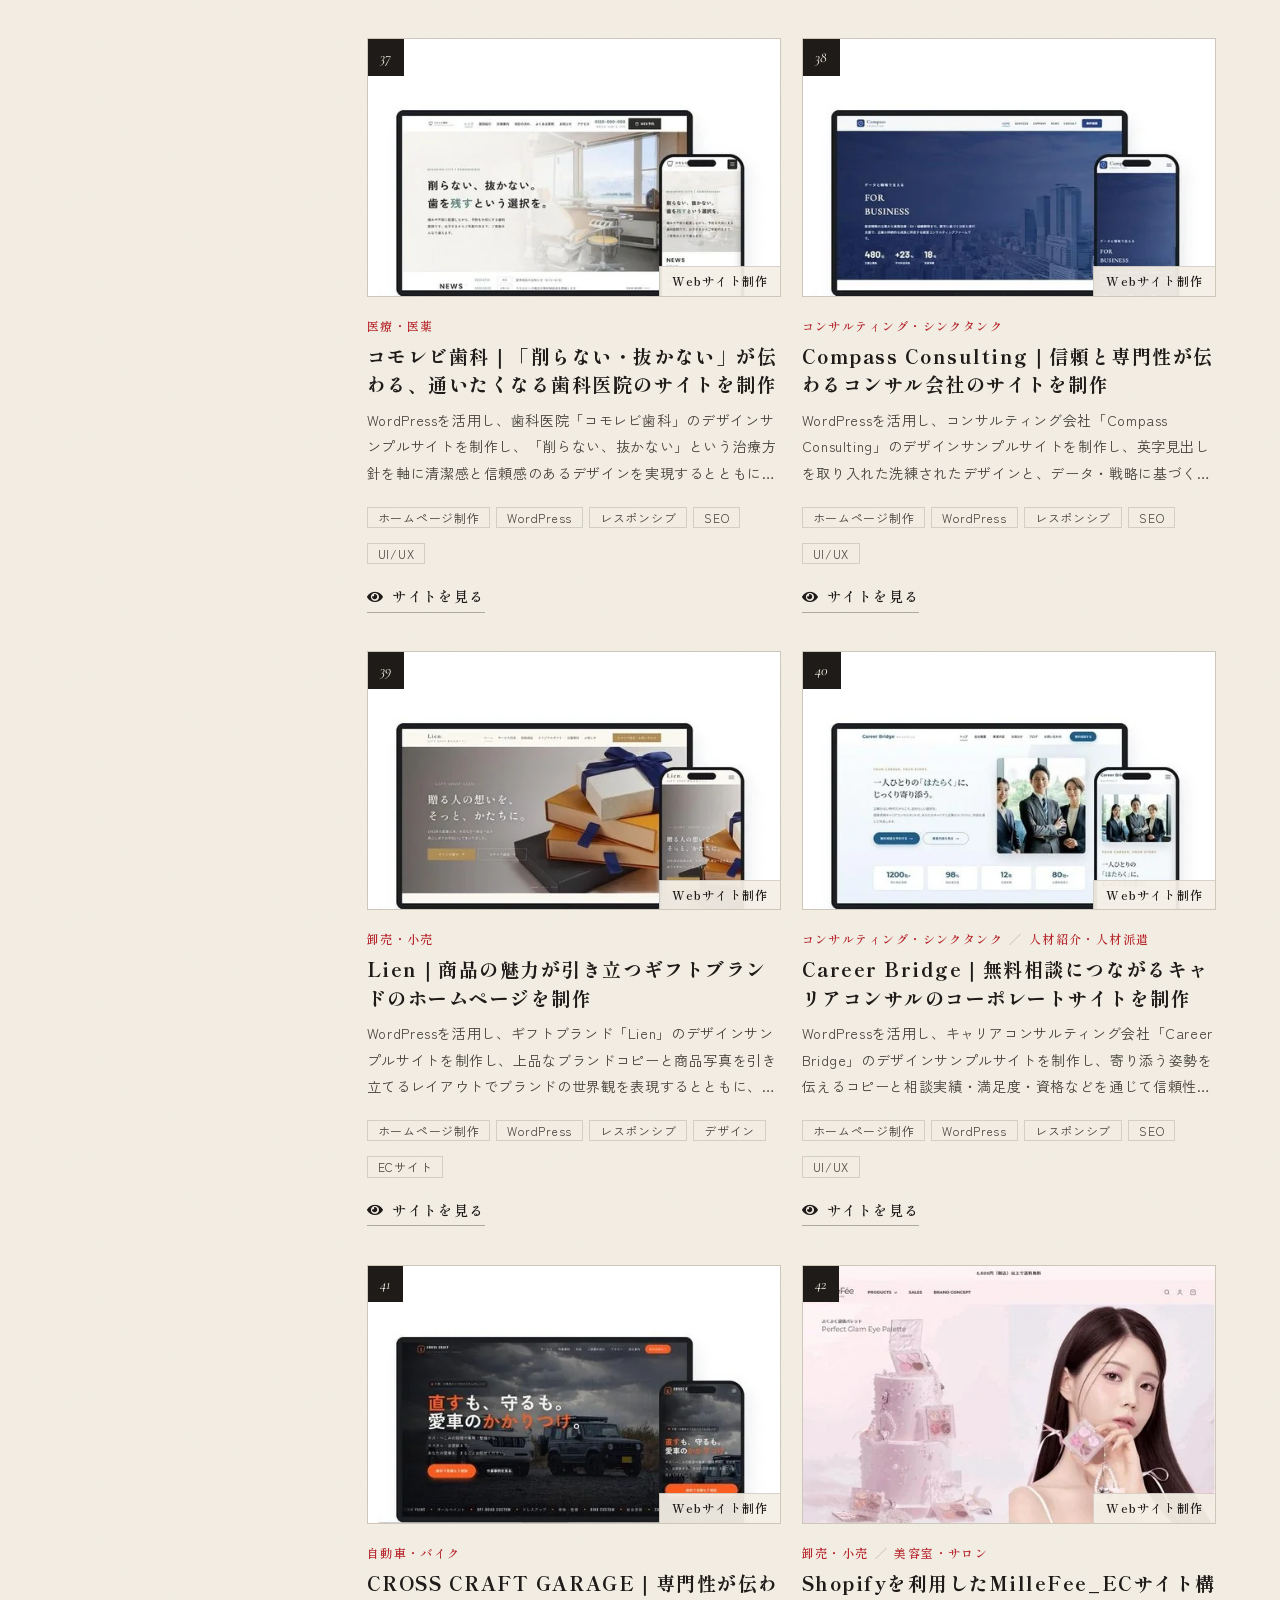
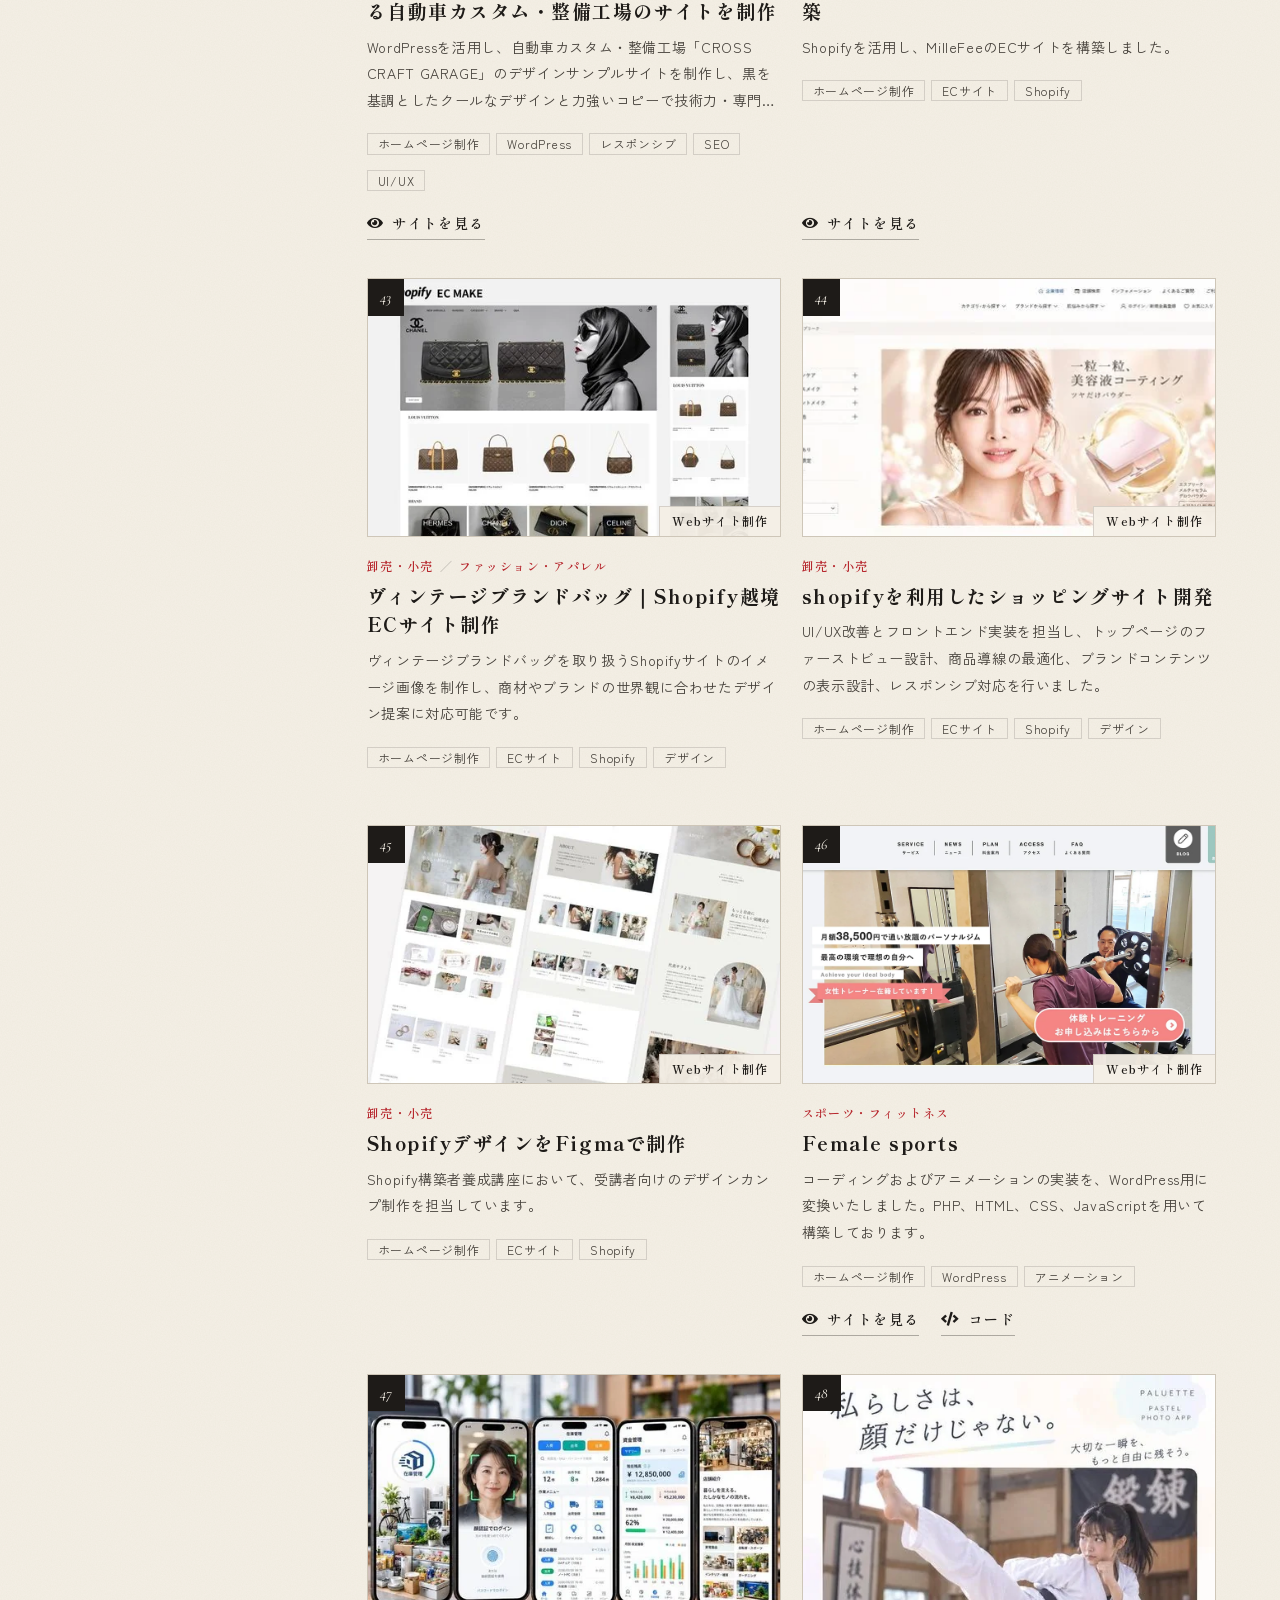
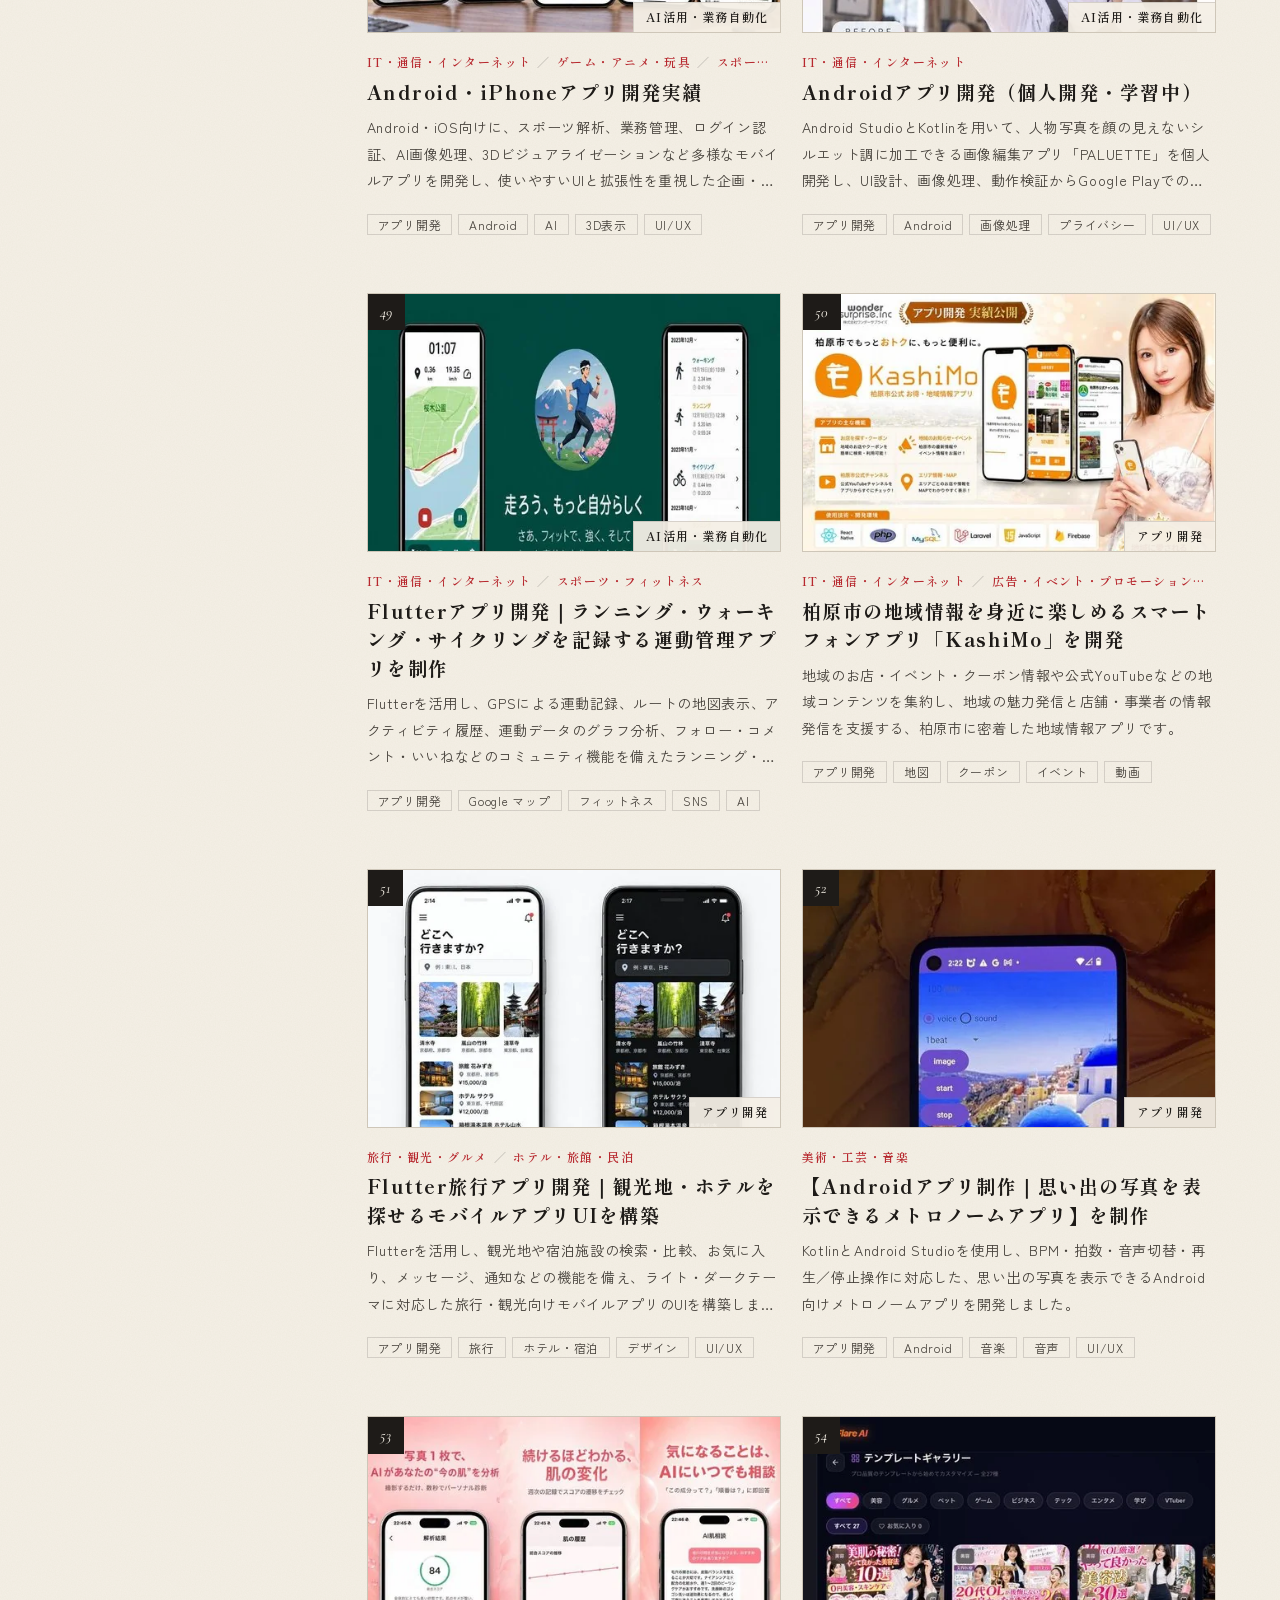
<file: projects/index.html>
<!DOCTYPE html>
<html lang="ja">

<head>
  <meta charset="UTF-8">
  <meta http-equiv="X-UA-Compatible" content="IE=edge">
  <meta name="viewport" content="width=device-width, initial-scale=1.0">
  <meta name="description"
    content="フルスタック・AIエンジニア 土井健広の制作実績一覧。AI活用・業務自動化、Webアプリケーション、アプリ開発、Webサイト制作の実績をカテゴリーやキーワードで検索できます。"
    data-en="Projects by Takehiro Doi, full-stack and AI engineer. Search AI and automation, web application, app and website work by category or keyword." />
  <!-- Fonts -->
  <link rel="preconnect" href="https://fonts.googleapis.com">
  <link rel="preconnect" href="https://fonts.gstatic.com" crossorigin>
  <link
    href="https://fonts.googleapis.com/css2?family=Cormorant+Garamond:ital,wght@0,500;1,500&family=Shippori+Mincho:wght@400;600;800&family=Zen+Kaku+Gothic+New:wght@400;500;700&display=swap"
    rel="stylesheet">
  <!-- Custom CSS -->
  <link rel="stylesheet" href="/assets/css/style.css">
  <link rel="stylesheet" href="/assets/css/subpage.css">
  <link rel="stylesheet" href="/projects/style.css">
  <!-- Font Awesome -->
  <link rel="stylesheet" href="https://cdnjs.cloudflare.com/ajax/libs/font-awesome/5.15.3/css/all.min.css"
    integrity="sha512-iBBXm8fW90+nuLcSKlbmrPcLa0OT92xO1BIsZ+ywDWZCvqsWgccV3gFoRBv0z+8dLJgyAHIhR35VZc2oM/gI1w=="
    crossorigin="anonymous" referrerpolicy="no-referrer" />
  <!-- Favicon -->
  <link rel="icon" href="/assets/images/favicon.ico" sizes="48x48">
  <link rel="icon" href="/assets/images/favicon-32.png" type="image/png" sizes="32x32">
  <link id="favicon" rel="icon" href="/assets/images/favicon.svg">
  <link rel="apple-touch-icon" href="/assets/images/apple-touch-icon.png">
  <title data-en="Works | Takehiro Doi | Full-Stack &amp; AI Engineer">制作実績 | 土井　健広 | Doi Takehiro</title>
</head>

<body oncontextmenu="return false">

  <!-- header starts -->
  <header class="header" id="header">
    <a href="/" class="logo" aria-label="ホーム" data-en-aria-label="Home">
      <span class="hanko">土井</span>
      <span class="logo-text">
        <span class="logo-jp" data-en="Takehiro Doi">土井 健広</span>
        <span class="logo-en" data-en="土井 健広">Doi Takehiro</span>
      </span>
    </a>

    <nav class="navbar" id="navbar">
      <ul>
        <li><a href="/#home"><span data-en="Home">ホーム</span><small data-en="ホーム">Home</small></a></li>
        <li><a href="/#about"><span data-en="About">自己紹介</span><small data-en="自己紹介">About</small></a></li>
        <li><a href="/#services"><span data-en="Services">対応業務</span><small data-en="対応業務">Services</small></a></li>
        <li><a href="/#skills"><span data-en="Skills">技術一覧</span><small data-en="技術一覧">Skills</small></a></li>
        <li><a class="active" href="/projects" aria-current="page"><span data-en="Works">制作実績</span><small data-en="制作実績">Works</small></a></li>
        <li><a href="/#experience"><span data-en="Career">経歴</span><small data-en="経歴">Career</small></a></li>
        <li><a href="/#contact" class="nav-cta"><span data-en="Contact">お問い合わせ</span><small data-en="お問い合わせ">Contact</small></a></li>
      </ul>
    </nav>

    <div class="header-actions">
      <div class="lang-switch" role="group" aria-label="言語 / Language">
        <button type="button" data-lang="ja" aria-pressed="true" lang="ja">日本語</button>
        <button type="button" data-lang="en" aria-pressed="false" lang="en">EN</button>
      </div>
      <button class="menu-btn" id="menu" aria-label="メニュー" data-en-aria-label="Menu" aria-expanded="false"
        aria-controls="navbar">
        <span></span><span></span>
      </button>
    </div>
  </header>
  <!-- header ends -->

  <main>

    <!-- page heading starts -->
    <section class="page-hero" id="top">
      <div class="page-hero-inner">
        <nav class="breadcrumb" aria-label="パンくずリスト" data-en-aria-label="Breadcrumb">
          <a href="/" data-en="Home">ホーム</a>
          <span aria-hidden="true">／</span>
          <span aria-current="page" data-en="Works">制作実績</span>
        </nav>

        <div class="sec-head">
          <span class="sec-num">肆</span>
          <h1 class="sec-title" data-en="Works">制作実績</h1>
          <span class="sec-en" data-en="制作実績">Works</span>
        </div>

        <p class="page-lead"
          data-en="Browse past work by category or keyword.<br>Find a project close to what you have in mind, and use it as a starting point for our conversation.">
          これまでの制作実績を、カテゴリーやキーワードで検索いただけます。<br>ご検討中の内容に近い事例を見つけて、ご相談の参考にしてください。</p>
      </div>
      <div class="wave-band" aria-hidden="true"></div>
    </section>
    <!-- page heading ends -->

    <!-- works browser starts -->
    <section class="section works-browser" id="works">

      <div class="finder" role="search" aria-label="実績を検索" data-en-aria-label="Search projects">
        <div class="finder-row">
          <label class="finder-search">
            <i class="fas fa-search" aria-hidden="true"></i>
            <span class="sr-only" data-en="Keyword">キーワード</span>
            <input type="search" id="work-search" autocomplete="off" enterkeyhint="search"
              placeholder="キーワードで探す（例：WordPress）"
              data-en-placeholder="Search by keyword (e.g. WordPress)">
            <button type="button" class="finder-clear" id="search-clear" aria-label="キーワードを消去"
              data-en-aria-label="Clear keyword" hidden><i class="fas fa-times"></i></button>
          </label>
        </div>

        <div class="finder-suggest">
          <span class="finder-label" data-en="Popular">よく探されるキーワード</span>
          <div class="suggest-list" id="suggest-list"></div>
        </div>

        <div class="finder-cats" id="category-list" aria-label="カテゴリー" data-en-aria-label="Categories"></div>
      </div>

      <div class="works-layout">

        <!-- industry sidebar -->
        <!-- a fixed column on wide screens; a slide-in panel (opened from the results bar) below 1080px -->
        <aside class="industry-panel" id="industry-panel" aria-labelledby="industry-heading">
          <div class="industry-body" id="industry-body">
            <div class="industry-heading-row">
              <h2 class="industry-heading" id="industry-heading">
                <span data-en="Industry">業種で探す</span>
                <small data-en="業種で探す">Industry</small>
              </h2>
              <button type="button" class="industry-close" id="industry-close" aria-label="閉じる"
                data-en-aria-label="Close"><i class="fas fa-times" aria-hidden="true"></i></button>
            </div>
            <p class="industry-note" data-en="Select one or more">複数選択できます</p>
            <ul class="industry-list" id="industry-list"></ul>
            <button type="button" class="industry-clear" id="industry-clear" hidden>
              <i class="fas fa-times" aria-hidden="true"></i><span data-en="Clear industries">業種の選択を解除</span>
            </button>
          </div>
        </aside>
        <div class="industry-backdrop" id="industry-backdrop" hidden></div>

        <div class="works-main">
          <div class="finder-status">
            <div class="finder-status-main">
              <button type="button" class="industry-toggle" id="industry-toggle" aria-expanded="false"
                aria-controls="industry-panel">
                <i class="fas fa-sliders-h" aria-hidden="true"></i>
                <span data-en="Filter by industry">業種で絞り込む</span>
                <em id="industry-toggle-count"></em>
              </button>
              <p id="result-count" aria-live="polite"></p>
            </div>
            <button type="button" class="finder-reset" id="filter-reset" hidden>
              <i class="fas fa-undo-alt" aria-hidden="true"></i><span data-en="Reset filters">条件をリセット</span>
            </button>
          </div>

          <div class="work-grid" id="work-grid"></div>

          <div class="finder-empty" id="finder-empty" hidden>
            <span class="finder-empty-mark" aria-hidden="true">無</span>
            <h2 data-en="No matching projects">該当する実績が見つかりませんでした</h2>
            <p
              data-en="Try a different keyword, category or industry.<br>Even if there's no similar example here, please feel free to ask — many projects aren't public.">
              キーワード・カテゴリー・業種を変えてお試しください。<br>近い事例が見つからない場合も、非公開の実績がございますのでお気軽にご相談ください。</p>
            <div class="finder-empty-actions">
              <button type="button" class="btn btn-ghost" id="empty-reset"><span data-en="Show all projects">すべての実績を見る</span></button>
              <a href="/#contact" class="btn btn-primary"><span data-en="Get in touch">相談する</span><i
                  class="fas fa-arrow-right"></i></a>
            </div>
          </div>
        </div>
      </div>
    </section>
    <!-- works browser ends -->

    <!-- contact band starts -->
    <section class="section page-cta">
      <div class="page-cta-inner">
        <span class="hanko hanko-lg" aria-hidden="true">相談</span>
        <div>
          <h2 data-en="Planning something similar?">似た案件をご検討中ですか？</h2>
          <p
            data-en="Tell me what you have in mind — I'll suggest an approach based on these examples, from planning to launch and maintenance.">
            ご要望をお聞かせください。掲載事例をもとに、企画から公開・保守運用までの進め方をご提案いたします。</p>
        </div>
        <a href="/#contact" class="btn btn-primary"><span data-en="Contact me">お問い合わせ</span><i
            class="fas fa-arrow-right"></i></a>
      </div>
    </section>
    <!-- contact band ends -->

  </main>

  <!-- footer section starts -->
  <footer class="footer">
    <div class="footer-inner">
      <div class="footer-brand">
        <span class="hanko hanko-lg">土井</span>
        <div>
          <h3 data-en="Welcome to Takehiro Doi's portfolio">土井のポートフォリオサイトへようこそ</h3>
          <p data-en="Thank you for visiting. For inquiries, please use the contact form or live chat.<br>I'll keep learning and growing.">ご覧いただきありがとうございます。お問い合わせはフォームまたはライブチャットからお気軽にどうぞ。<br>これからも成長を続けてまいります。</p>
        </div>
      </div>

      <nav class="footer-links" aria-label="フッターナビゲーション" data-en-aria-label="Footer navigation">
        <h4 data-en="Quick Links">主要リンク一覧</h4>
        <a href="/#home" data-en="Home">ホーム</a>
        <a href="/#about" data-en="About">自己紹介</a>
        <a href="/#services" data-en="Services">対応業務</a>
        <a href="/#skills" data-en="Skills">技術一覧</a>
        <a href="/projects" data-en="Works">制作実績</a>
        <a href="/#experience" data-en="Career">経歴</a>
        <a href="/#contact" data-en="Contact">お問い合わせ</a>
      </nav>

      <div class="footer-contact">
        <h4 data-en="Contact Info">連絡先</h4>
        <p><i class="fas fa-map-marker-alt"></i><span data-en="1-61 Shinsei, Hakusan, Ishikawa, Japan">石川県白山市新成一丁目61番地</span></p>
        <div class="share">
          <a href="https://github.com/000Jerry000" class="fab fa-github" aria-label="GitHub" target="_blank" rel="noopener"></a>
        </div>
      </div>
    </div>

    <p class="credit">&copy; <span id="year">2026</span> 土井 健広 / Doi Takehiro</p>
  </footer>
  <!-- footer section ends -->


  <!-- live chat launcher (opens the Tawk.to window; its own bubble is hidden) -->
  <button type="button" id="chat-launcher" aria-label="ライブチャットで相談する" data-en-aria-label="Chat with me" hidden>
    <span class="chat-launcher-seal" aria-hidden="true"><i class="fas fa-comment-dots"></i></span>
    <span class="chat-launcher-text">
      <span class="chat-launcher-label">
        <span data-en="Chat">ご相談</span>
        <small data-en="ご相談">Live Chat</small>
      </span>
    </span>
    <span class="chat-launcher-badge" aria-hidden="true"></span>
  </button>


  <!-- scroll top btn -->
  <a href="#top" aria-label="ページの先頭へ" data-en-aria-label="Back to top" id="scroll-top"><i class="fas fa-angle-up"></i></a>


  <script src="/assets/js/page.js"></script>
  <script src="/projects/script.js"></script>
  <script src="/assets/js/tawk.js"></script>

</body>

</html>
</file>
<file: assets/css/style.css>
/* =========================================================
   和 — Japanese-style portfolio theme
   washi paper / sumi ink / shu (vermilion) / ai (indigo)
   ========================================================= */

:root {
  --washi: #f5f0e6;
  --washi-deep: #ebe3d3;
  --washi-card: #faf7f0;
  --sumi: #1e1b18;
  --sumi-soft: #45403a;
  --usuzumi: #847c72;
  --shu: #b7282e;
  --shu-deep: #8f1d22;
  --ai: #233a5e;
  --line: rgba(30, 27, 24, 0.14);
  --line-strong: rgba(30, 27, 24, 0.32);

  --f-mincho: "Shippori Mincho", "Hiragino Mincho ProN", "Yu Mincho", serif;
  --f-gothic: "Zen Kaku Gothic New", "Hiragino Sans", "Yu Gothic", sans-serif;
  --f-latin: "Cormorant Garamond", "Shippori Mincho", serif;

  --header-h: 76px;
  --gutter: clamp(16px, 5vw, 64px);
  --max: 1160px;
  --ease: cubic-bezier(.22, .61, .36, 1);
}

*,
*::before,
*::after {
  box-sizing: border-box;
  margin: 0;
  padding: 0;
}

html {
  scroll-behavior: smooth;
  scroll-padding-top: var(--header-h);
  -webkit-text-size-adjust: 100%;
}

body {
  font-family: var(--f-gothic);
  font-size: 16px;
  line-height: 1.9;
  letter-spacing: 0.04em;
  color: var(--sumi);
  background-color: var(--washi);
  /* washi fibre texture */
  background-image: url("data:image/svg+xml,%3Csvg xmlns='http://www.w3.org/2000/svg' width='240' height='240'%3E%3Cfilter id='n'%3E%3CfeTurbulence type='fractalNoise' baseFrequency='0.8' numOctaves='3' stitchTiles='stitch'/%3E%3CfeColorMatrix values='0 0 0 0 0.35 0 0 0 0 0.3 0 0 0 0 0.22 0 0 0 0.07 0'/%3E%3C/filter%3E%3Crect width='100%25' height='100%25' filter='url(%23n)'/%3E%3C/svg%3E");
  overflow-x: hidden;
}

img {
  display: block;
  max-width: 100%;
}

a {
  color: inherit;
  text-decoration: none;
}

ul,
ol {
  list-style: none;
}

::selection {
  background: var(--shu);
  color: var(--washi);
}

/* ---------- shared parts ---------- */

.hanko {
  display: inline-flex;
  align-items: center;
  justify-content: center;
  writing-mode: vertical-rl;
  width: 42px;
  height: 42px;
  border-radius: 6px;
  background: var(--shu);
  color: var(--washi);
  font-family: var(--f-mincho);
  font-weight: 800;
  font-size: 15px;
  line-height: 1;
  letter-spacing: 0.08em;
  box-shadow: inset 0 0 0 2px rgba(245, 240, 230, 0.35);
  transform: rotate(-4deg);
  flex-shrink: 0;
}

.hanko-lg {
  width: 64px;
  height: 64px;
  font-size: 22px;
}

.btn {
  display: inline-flex;
  align-items: center;
  gap: 0.9em;
  padding: 0.95em 2em;
  font-family: var(--f-mincho);
  font-weight: 600;
  font-size: 15px;
  letter-spacing: 0.12em;
  border: 1px solid var(--sumi);
  cursor: pointer;
  position: relative;
  overflow: hidden;
  isolation: isolate;
  transition: color .4s var(--ease), border-color .4s var(--ease);
}

.btn::before {
  content: "";
  position: absolute;
  inset: 0;
  z-index: -1;
  transform: scaleX(0);
  transform-origin: right;
  transition: transform .5s var(--ease);
}

.btn:hover::before,
.btn:focus-visible::before {
  transform: scaleX(1);
  transform-origin: left;
}

.btn i {
  font-size: 0.8em;
  transition: transform .4s var(--ease);
}

.btn:hover i {
  transform: translateX(4px);
}

.btn-primary {
  background: var(--sumi);
  color: var(--washi);
}

.btn-primary::before {
  background: var(--shu);
}

.btn-primary:hover {
  border-color: var(--shu);
}

.btn-ghost {
  background: transparent;
  color: var(--sumi);
}

.btn-ghost::before {
  background: var(--sumi);
}

.btn-ghost:hover {
  color: var(--washi);
}

.tag {
  display: inline-block;
  padding: 0.2em 0.9em;
  border: 1px solid var(--shu);
  color: var(--shu);
  font-size: 13px;
  font-weight: 500;
  letter-spacing: 0.12em;
}

/* ---------- header ---------- */

.header {
  position: fixed;
  inset: 0 0 auto 0;
  z-index: 100;
  height: var(--header-h);
  display: flex;
  align-items: center;
  justify-content: space-between;
  padding: 0 var(--gutter);
  transition: background .4s var(--ease), box-shadow .4s var(--ease);
}

.header.scrolled {
  background: rgba(245, 240, 230, 0.92);
  backdrop-filter: blur(8px);
  -webkit-backdrop-filter: blur(8px);
  box-shadow: 0 1px 0 var(--line);
}

.logo {
  display: flex;
  align-items: center;
  gap: 14px;
}

.logo-text {
  display: flex;
  flex-direction: column;
  line-height: 1.3;
}

.logo-jp {
  font-family: var(--f-mincho);
  font-weight: 600;
  font-size: 17px;
  letter-spacing: 0.2em;
}

.logo-en {
  font-family: var(--f-latin);
  font-style: italic;
  font-size: 13px;
  color: var(--usuzumi);
  letter-spacing: 0.1em;
}

.navbar ul {
  display: flex;
  align-items: center;
  gap: clamp(14px, 2.2vw, 34px);
}

.navbar a {
  display: flex;
  flex-direction: column;
  align-items: center;
  line-height: 1.4;
  position: relative;
  padding: 4px 0;
}

.navbar a span {
  font-family: var(--f-mincho);
  font-weight: 600;
  font-size: 14px;
  letter-spacing: 0.14em;
}

.navbar a small {
  font-family: var(--f-latin);
  font-style: italic;
  font-size: 11px;
  color: var(--usuzumi);
  letter-spacing: 0.12em;
}

.navbar a::after {
  content: "";
  position: absolute;
  left: 50%;
  bottom: -6px;
  width: 5px;
  height: 5px;
  border-radius: 50%;
  background: var(--shu);
  transform: translateX(-50%) scale(0);
  transition: transform .3s var(--ease);
}

.navbar a:hover::after,
.navbar a.active::after {
  transform: translateX(-50%) scale(1);
}

.navbar a.nav-cta {
  padding: 8px 18px;
  background: var(--sumi);
  color: var(--washi);
  transition: background .3s var(--ease);
}

.navbar a.nav-cta small {
  color: rgba(245, 240, 230, 0.6);
}

.navbar a.nav-cta:hover {
  background: var(--shu);
}

.navbar a.nav-cta::after {
  display: none;
}

.navbar {
  margin-left: auto;
}

.header-actions {
  display: flex;
  align-items: center;
  gap: 8px;
  margin-left: clamp(16px, 2vw, 28px);
  position: relative;
  z-index: 2;
}

.lang-switch {
  display: flex;
  border: 1px solid var(--line-strong);
}

.lang-switch button {
  font-family: var(--f-mincho);
  font-weight: 600;
  font-size: 12px;
  letter-spacing: 0.08em;
  line-height: 1;
  padding: 8px 10px;
  border: 0;
  background: transparent;
  color: var(--usuzumi);
  cursor: pointer;
  transition: background .3s, color .3s;
}

.lang-switch button[aria-pressed="true"] {
  background: var(--sumi);
  color: var(--washi);
}

.lang-switch button:not([aria-pressed="true"]):hover {
  color: var(--shu);
}

.menu-btn {
  display: none;
  width: 44px;
  height: 44px;
  border: 0;
  background: transparent;
  cursor: pointer;
  position: relative;
  z-index: 2;
}

.menu-btn span {
  position: absolute;
  left: 10px;
  right: 10px;
  height: 1.5px;
  background: var(--sumi);
  transition: transform .35s var(--ease), top .35s var(--ease);
}

.menu-btn span:first-child {
  top: 17px;
}

.menu-btn span:last-child {
  top: 26px;
}

.menu-btn.open span:first-child {
  top: 21px;
  transform: rotate(30deg);
}

.menu-btn.open span:last-child {
  top: 21px;
  transform: rotate(-30deg);
}

/* ---------- hero ---------- */

.home {
  position: relative;
  min-height: 100vh;
  min-height: 100svh;
  display: flex;
  align-items: center;
  padding: calc(var(--header-h) + 40px) var(--gutter) 140px;
  overflow: hidden;
}

.home-inner {
  width: 100%;
  max-width: var(--max);
  margin: 0 auto;
  display: grid;
  grid-template-columns: 1.15fr 1fr;
  align-items: center;
  gap: 40px;
}

.home-greeting {
  font-family: var(--f-mincho);
  font-size: 18px;
  color: var(--shu);
  letter-spacing: 0.4em;
  margin-bottom: 18px;
  display: flex;
  align-items: center;
  gap: 16px;
}

.home-greeting::before {
  content: "";
  width: 40px;
  height: 1px;
  background: var(--shu);
}

.home-name {
  font-weight: normal;
  margin-bottom: 26px;
}

.home-name-jp {
  display: block;
  font-family: var(--f-mincho);
  font-weight: 800;
  font-size: clamp(44px, 7vw, 88px);
  line-height: 1.2;
  letter-spacing: 0.12em;
}

.home-name-suffix {
  display: block;
  margin-top: 4px;
  font-size: max(16px, 0.24em);
  font-weight: 600;
  letter-spacing: 0.3em;
  color: var(--sumi-soft);
}

.home-name-en {
  display: block;
  margin-top: 6px;
  font-family: var(--f-latin);
  font-style: italic;
  font-size: clamp(18px, 2vw, 24px);
  color: var(--usuzumi);
  letter-spacing: 0.2em;
}

.home-role {
  font-family: var(--f-mincho);
  font-size: clamp(17px, 1.8vw, 21px);
  margin-bottom: 20px;
}

.role-rotator {
  display: inline-block;
  margin: 0 0.3em;
  padding: 0 0.2em;
  color: var(--shu);
  font-weight: 600;
  border-bottom: 1px solid var(--shu);
  transition: opacity .4s var(--ease), transform .4s var(--ease);
}

.role-rotator.out {
  opacity: 0;
  transform: translateY(6px);
}

.home-lead {
  max-width: 34em;
  color: var(--sumi-soft);
  font-size: 15px;
  margin-bottom: 36px;
}

.home-actions {
  display: flex;
  flex-wrap: wrap;
  gap: 14px;
}

.home-visual {
  position: relative;
  aspect-ratio: 1;
  width: min(100%, 460px);
  justify-self: center;
  display: flex;
  align-items: center;
  justify-content: center;
  container-type: inline-size;
}

.enso {
  position: absolute;
  inset: 0;
  width: 100%;
  height: 100%;
  overflow: visible;
}

.enso path {
  fill: none;
  stroke: var(--sumi);
  stroke-width: 16;
  stroke-linecap: round;
  opacity: 0.88;
  stroke-dasharray: 1000;
  stroke-dashoffset: 1000;
  animation: enso-draw 2.4s .3s var(--ease) forwards;
}

@keyframes enso-draw {
  to {
    stroke-dashoffset: 0;
  }
}

.home-catch {
  position: relative;
  writing-mode: vertical-rl;
  font-family: var(--f-mincho);
  font-weight: 600;
  font-size: 5.2cqw;
  line-height: 1.9;
  letter-spacing: 0.24em;
}

.home-catch span {
  display: block;
  white-space: nowrap;
}

.home-catch span+span {
  margin-right: 0.5em;
}

.home-catch span:last-child {
  padding-top: 1.2em;
}

.home-seal {
  position: absolute;
  right: 14%;
  bottom: 16%;
  width: 46px;
  height: 46px;
  display: flex;
  align-items: center;
  justify-content: center;
  border: 2px solid var(--shu);
  border-radius: 4px;
  color: var(--shu);
  font-family: var(--f-mincho);
  font-weight: 800;
  font-size: 22px;
  transform: rotate(6deg);
  opacity: 0;
  animation: seal-in .5s 2.4s var(--ease) forwards;
}

@keyframes seal-in {
  from {
    opacity: 0;
    transform: rotate(6deg) scale(1.6);
  }

  to {
    opacity: 0.9;
    transform: rotate(6deg) scale(1);
  }
}

.home-socials {
  position: absolute;
  left: calc(var(--gutter) / 2 - 2px);
  bottom: 140px;
  display: flex;
  flex-direction: column;
  align-items: center;
  gap: 16px;
}

.home-socials::after {
  content: "";
  width: 1px;
  height: 60px;
  background: var(--line-strong);
}

.home-socials a {
  display: grid;
  place-items: center;
  width: 24px;
  height: 24px;
  font-size: 17px;
  color: var(--sumi-soft);
  transition: color .3s, transform .3s;
}

.home-socials a:hover {
  color: var(--shu);
  transform: translateY(-2px);
}

.home-socials img {
  width: 18px;
  height: 18px;
  filter: grayscale(1) brightness(.4);
}

.home-scroll {
  position: absolute;
  right: var(--gutter);
  bottom: 120px;
  writing-mode: vertical-rl;
  font-family: var(--f-latin);
  font-style: italic;
  font-size: 13px;
  letter-spacing: 0.3em;
  color: var(--usuzumi);
  display: flex;
  align-items: center;
  gap: 12px;
}

.home-scroll::after {
  content: "";
  width: 1px;
  height: 70px;
  background: linear-gradient(var(--sumi) 50%, transparent 50%);
  background-size: 1px 200%;
  animation: scroll-line 2s linear infinite;
}

@keyframes scroll-line {
  from {
    background-position: 0 100%;
  }

  to {
    background-position: 0 -100%;
  }
}

/* seigaiha (青海波) wave band */
.wave-band,
.footer::before {
  --wb: var(--washi);
  --wl: rgba(35, 58, 94, 0.16);
  background-color: var(--wb);
  background-image:
    radial-gradient(circle at 100% 150%, var(--wb) 24%, var(--wl) 24%, var(--wl) 26%, var(--wb) 26%, var(--wb) 36%, var(--wl) 36%, var(--wl) 38%, transparent 38%),
    radial-gradient(circle at 0 150%, var(--wb) 24%, var(--wl) 24%, var(--wl) 26%, var(--wb) 26%, var(--wb) 36%, var(--wl) 36%, var(--wl) 38%, transparent 38%),
    radial-gradient(circle at 50% 100%, var(--wl) 10%, var(--wb) 10%, var(--wb) 23%, var(--wl) 23%, var(--wl) 25%, var(--wb) 25%, var(--wb) 43%, var(--wl) 43%, var(--wl) 45%, var(--wb) 45%, var(--wb) 63%, var(--wl) 63%, var(--wl) 65%, transparent 65%),
    radial-gradient(circle at 100% 50%, var(--wl) 5%, var(--wb) 5%, var(--wb) 15%, var(--wl) 15%, var(--wl) 17%, var(--wb) 17%, var(--wb) 29%, var(--wl) 29%, var(--wl) 31%, var(--wb) 31%, var(--wb) 44%, var(--wl) 44%, var(--wl) 46%, transparent 46%),
    radial-gradient(circle at 0 50%, var(--wl) 5%, var(--wb) 5%, var(--wb) 15%, var(--wl) 15%, var(--wl) 17%, var(--wb) 17%, var(--wb) 29%, var(--wl) 29%, var(--wl) 31%, var(--wb) 31%, var(--wb) 44%, var(--wl) 44%, var(--wl) 46%, transparent 46%);
  background-size: 64px 32px;
}

.wave-band {
  position: absolute;
  left: 0;
  right: 0;
  bottom: 0;
  height: 96px;
  -webkit-mask-image: linear-gradient(to bottom, transparent, #000 85%);
  mask-image: linear-gradient(to bottom, transparent, #000 85%);
}

/* ---------- section scaffolding ---------- */

.section {
  position: relative;
  max-width: calc(var(--max) + var(--gutter) * 2);
  margin: 0 auto;
  padding: clamp(72px, 9vw, 120px) var(--gutter);
}

.sec-head {
  display: grid;
  grid-template-columns: auto 1fr;
  grid-template-rows: auto auto;
  column-gap: 22px;
  align-items: end;
  margin-bottom: clamp(44px, 6vw, 72px);
}

.sec-num {
  grid-row: 1 / 3;
  display: grid;
  place-items: center;
  width: 64px;
  height: 64px;
  border: 1px solid var(--shu);
  color: var(--shu);
  font-family: var(--f-mincho);
  font-weight: 600;
  font-size: 28px;
  line-height: 1;
}

.sec-title {
  font-family: var(--f-mincho);
  font-weight: 800;
  font-size: clamp(28px, 3.6vw, 40px);
  line-height: 1.3;
  letter-spacing: 0.16em;
}

.sec-en {
  font-family: var(--f-latin);
  font-style: italic;
  font-size: 16px;
  color: var(--usuzumi);
  letter-spacing: 0.24em;
  display: flex;
  align-items: center;
  gap: 14px;
}

.sec-en::after {
  content: "";
  flex: 1;
  max-width: 240px;
  height: 1px;
  background: var(--line-strong);
}

.sec-more {
  margin-top: 56px;
  text-align: center;
}

/* ---------- about ---------- */

.about-row {
  display: grid;
  grid-template-columns: minmax(0, 5fr) minmax(0, 7fr);
  gap: clamp(36px, 6vw, 88px);
  align-items: start;
}

.about-photo {
  position: relative;
  max-width: 400px;
  margin: 0 auto;
  width: 100%;
}

.about-photo::before {
  content: "";
  position: absolute;
  inset: 18px -18px -18px 18px;
  border: 1px solid var(--shu);
  z-index: -1;
}

.about-photo img {
  width: 100%;
  aspect-ratio: 4 / 5;
  object-fit: cover;
  filter: saturate(.85) contrast(1.02);
}

.about-name {
  font-family: var(--f-mincho);
  font-weight: 800;
  font-size: clamp(26px, 3vw, 34px);
  letter-spacing: 0.14em;
  margin-bottom: 12px;
}

.about-name small {
  font-family: var(--f-latin);
  font-style: italic;
  font-weight: 500;
  font-size: 0.5em;
  color: var(--usuzumi);
  letter-spacing: 0.14em;
  margin-left: 0.6em;
}

.about-body .tag {
  margin-bottom: 26px;
}

.about-text {
  color: var(--sumi-soft);
  margin-bottom: 1.2em;
  text-align: justify;
}

.profile-table {
  margin-top: 30px;
  border-top: 1px solid var(--sumi);
}

.profile-table div {
  display: grid;
  grid-template-columns: 7em 1fr;
  gap: 16px;
  padding: 14px 4px;
  border-bottom: 1px solid var(--line);
}

.profile-table dt {
  font-family: var(--f-mincho);
  font-weight: 600;
  letter-spacing: 0.2em;
}

.profile-table dd {
  color: var(--sumi-soft);
  overflow-wrap: anywhere;
}

.profile-table a {
  border-bottom: 1px solid var(--line-strong);
  transition: color .3s, border-color .3s;
}

.profile-table a:hover {
  color: var(--shu);
  border-color: var(--shu);
}

/* ---------- services ---------- */

.services-grid {
  display: grid;
  grid-template-columns: repeat(auto-fit, minmax(240px, 1fr));
  gap: 1px;
  background: var(--line);
  border: 1px solid var(--line);
}

.service {
  position: relative;
  overflow: hidden;
  background: var(--washi-card);
  padding: 40px 30px 34px;
  transition: background .4s var(--ease);
}

.service:hover {
  background: #fff;
}

.service-glyph {
  position: absolute;
  right: -10px;
  bottom: -34px;
  font-family: var(--f-mincho);
  font-weight: 800;
  font-size: 150px;
  line-height: 1;
  color: var(--sumi);
  opacity: 0.045;
  pointer-events: none;
  transition: opacity .4s var(--ease), transform .6s var(--ease);
}

.service:hover .service-glyph {
  opacity: 0.09;
  transform: translateY(-6px);
}

.service-num {
  display: block;
  font-family: var(--f-latin);
  font-style: italic;
  font-size: 22px;
  color: var(--shu);
  margin-bottom: 10px;
}

.service h3 {
  font-family: var(--f-mincho);
  font-weight: 800;
  font-size: 20px;
  letter-spacing: 0.1em;
  margin-bottom: 14px;
}

.service p {
  position: relative;
  font-size: 14px;
  color: var(--sumi-soft);
  margin-bottom: 20px;
}

.service-tags {
  position: relative;
  display: flex;
  flex-wrap: wrap;
  gap: 6px;
}

.service-tags li {
  font-size: 12px;
  padding: 1px 10px;
  border: 1px solid var(--line-strong);
  color: var(--sumi-soft);
  letter-spacing: 0.04em;
}

/* ---------- skills ---------- */

.skills {
  max-width: none;
  background: var(--washi-deep);
}

.skills>* {
  max-width: var(--max);
  margin-left: auto;
  margin-right: auto;
}

.skills .sec-head {
  margin-bottom: clamp(44px, 6vw, 72px);
}

/* one full-width row per category: heading on top, skills in a line underneath */
.skills-grid {
  display: flex;
  flex-direction: column;
}

.skill-group {
  padding: clamp(22px, 2.6vw, 30px) 0;
  border-top: 1px solid var(--line-strong);
}

.skill-group:last-child {
  border-bottom: 1px solid var(--line-strong);
}

.skill-group-title {
  display: flex;
  flex-wrap: wrap;
  align-items: center;
  gap: 4px 14px;
  margin-bottom: 16px;
  font-family: var(--f-mincho);
  font-weight: 800;
  font-size: 18px;
  letter-spacing: 0.12em;
}

.skill-group-num {
  display: grid;
  place-items: center;
  width: 30px;
  height: 30px;
  border: 1px solid var(--shu);
  color: var(--shu);
  font-weight: 600;
  font-size: 15px;
  letter-spacing: 0;
}

.skill-group-title small {
  font-family: var(--f-latin);
  font-style: italic;
  font-weight: 500;
  font-size: 14px;
  letter-spacing: 0.12em;
  color: var(--usuzumi);
}

.skill-list {
  display: flex;
  flex-wrap: wrap;
  gap: 8px;
  list-style: none;
  margin: 0;
  padding: 0;
}

.skill {
  display: inline-flex;
  align-items: center;
  gap: 8px;
  padding: 7px 12px 7px 9px;
  background: var(--washi);
  border: 1px solid var(--line);
  transition: border-color .3s var(--ease), transform .3s var(--ease);
}

.skill:hover {
  border-color: var(--shu);
  transform: translateY(-2px);
}

.skill img,
.skill-initial {
  width: 20px;
  height: 20px;
  object-fit: contain;
  flex-shrink: 0;
}

/* skills without a logo get a lettered square */
.skill-initial {
  display: grid;
  place-items: center;
  background: var(--sumi);
  color: var(--washi);
  font-family: var(--f-latin);
  font-size: 13px;
  line-height: 1;
}

.skill span {
  font-size: 13.5px;
  font-weight: 500;
  letter-spacing: 0.02em;
  white-space: nowrap;
}

/* ---------- works ---------- */

.work-grid {
  display: grid;
  grid-template-columns: repeat(auto-fill, minmax(300px, 1fr));
  gap: clamp(28px, 4vw, 48px) clamp(20px, 3vw, 36px);
}

.work-card {
  display: flex;
  flex-direction: column;
}

.work-thumb {
  position: relative;
  overflow: hidden;
  aspect-ratio: 16 / 10;
  background: var(--washi-deep);
  border: 1px solid var(--line);
  margin-bottom: 18px;
}

.work-thumb img {
  width: 100%;
  height: 100%;
  object-fit: cover;
  object-position: top;
  transition: transform .8s var(--ease), filter .5s var(--ease);
}

.work-card:hover .work-thumb img {
  transform: scale(1.05);
}

.work-num {
  position: absolute;
  top: 0;
  left: 0;
  padding: 4px 12px;
  background: var(--sumi);
  color: var(--washi);
  font-family: var(--f-latin);
  font-style: italic;
  font-size: 15px;
}

.work-card h3 {
  font-family: var(--f-mincho);
  font-weight: 800;
  font-size: 19px;
  letter-spacing: 0.08em;
  line-height: 1.5;
  margin-bottom: 8px;
}

.work-card p {
  font-size: 14px;
  color: var(--sumi-soft);
  display: -webkit-box;
  -webkit-line-clamp: 3;
  -webkit-box-orient: vertical;
  overflow: hidden;
  margin-bottom: 14px;
}

.work-links {
  margin-top: auto;
  display: flex;
  gap: 22px;
}

.work-links a {
  display: inline-flex;
  align-items: center;
  gap: 8px;
  font-family: var(--f-mincho);
  font-weight: 600;
  font-size: 14px;
  letter-spacing: 0.1em;
  padding-bottom: 2px;
  border-bottom: 1px solid var(--line-strong);
  transition: color .3s, border-color .3s;
}

.work-links a:hover {
  color: var(--shu);
  border-color: var(--shu);
}

/* ---------- timeline (年表) ---------- */

.timeline {
  position: relative;
  max-width: 900px;
}

.timeline::before {
  content: "";
  position: absolute;
  top: 10px;
  bottom: 10px;
  left: 13.5em;
  width: 1px;
  background: var(--line-strong);
}

.timeline li {
  position: relative;
  display: grid;
  grid-template-columns: 12em 1fr;
  gap: 3em;
  padding-bottom: 40px;
}

.timeline li::before {
  content: "";
  position: absolute;
  top: 9px;
  left: calc(13.5em - 5px);
  width: 11px;
  height: 11px;
  border-radius: 50%;
  background: var(--washi);
  border: 2px solid var(--shu);
}

.timeline li:first-child::before {
  background: var(--shu);
}

.tl-date {
  font-family: var(--f-mincho);
  font-weight: 600;
  font-size: 15px;
  color: var(--shu);
  text-align: right;
  letter-spacing: 0.06em;
  line-height: 1.8;
}

.tl-body h3 {
  font-family: var(--f-mincho);
  font-weight: 800;
  font-size: 18px;
  letter-spacing: 0.08em;
  line-height: 1.6;
  margin-bottom: 6px;
}

.tl-body p {
  font-size: 14px;
  color: var(--sumi-soft);
}

.experience .sec-more {
  text-align: left;
  margin-top: 16px;
  padding-left: calc(15em);
}

/* ---------- flow ---------- */

.flow {
  max-width: none;
  background: var(--sumi);
  color: var(--washi);
}

.flow>* {
  max-width: var(--max);
  margin-left: auto;
  margin-right: auto;
}

.flow .sec-en {
  color: rgba(245, 240, 230, 0.55);
}

.flow .sec-en::after {
  background: rgba(245, 240, 230, 0.3);
}

.flow-list {
  display: grid;
  grid-template-columns: repeat(5, 1fr);
  counter-reset: flow;
}

.flow-list li {
  position: relative;
  padding: 0 22px;
  border-left: 1px solid rgba(245, 240, 230, 0.18);
}

.flow-list li:last-child {
  border-right: 1px solid rgba(245, 240, 230, 0.18);
}

.flow-step {
  display: block;
  font-family: var(--f-mincho);
  font-weight: 800;
  font-size: 40px;
  line-height: 1;
  color: var(--shu);
  margin-bottom: 18px;
  filter: brightness(1.25);
}

.flow-list h3 {
  font-family: var(--f-mincho);
  font-weight: 600;
  font-size: 17px;
  letter-spacing: 0.12em;
  margin-bottom: 10px;
}

.flow-list p {
  font-size: 13px;
  line-height: 1.85;
  color: rgba(245, 240, 230, 0.7);
}

/* ---------- contact ---------- */

.contact-row {
  display: grid;
  grid-template-columns: minmax(0, 5fr) minmax(0, 7fr);
  gap: clamp(40px, 6vw, 88px);
  align-items: start;
}

.contact-lead {
  font-family: var(--f-mincho);
  font-size: clamp(17px, 1.7vw, 19px);
  line-height: 2.1;
  letter-spacing: 0.06em;
  margin-bottom: 32px;
}

.contact-list li {
  display: flex;
  align-items: center;
  gap: 14px;
  padding: 12px 0;
  border-bottom: 1px solid var(--line);
  font-size: 14px;
  color: var(--sumi-soft);
  overflow-wrap: anywhere;
}

.contact-list i {
  width: 18px;
  text-align: center;
  color: var(--shu);
}

.contact-list a:hover {
  color: var(--shu);
}

.contact-form {
  background: var(--washi-card);
  border: 1px solid var(--line);
  padding: clamp(24px, 4vw, 44px);
  display: grid;
  gap: 24px;
}

.field {
  display: grid;
  gap: 6px;
}

.field>span {
  font-family: var(--f-mincho);
  font-weight: 600;
  font-size: 14px;
  letter-spacing: 0.12em;
  display: flex;
  align-items: center;
  gap: 10px;
}

.field em {
  font-style: normal;
  font-family: var(--f-gothic);
  font-weight: 500;
  font-size: 11px;
  padding: 0 7px;
  background: var(--shu);
  color: var(--washi);
  letter-spacing: 0.08em;
}

.field input,
.field textarea {
  width: 100%;
  font: inherit;
  font-size: 15px;
  color: var(--sumi);
  background: transparent;
  border: 0;
  border-bottom: 1px solid var(--line-strong);
  padding: 8px 2px;
  border-radius: 0;
  transition: border-color .3s;
}

.field textarea {
  resize: vertical;
  min-height: 120px;
}

.field input:focus,
.field textarea:focus {
  outline: none;
  border-bottom-color: var(--shu);
  box-shadow: 0 1px 0 var(--shu);
}

.form-actions {
  display: flex;
  flex-wrap: wrap;
  align-items: center;
  gap: 16px;
}

.form-actions .btn {
  font-size: 15px;
}

.form-actions .btn:disabled {
  opacity: .6;
  cursor: wait;
}

.form-status {
  font-size: 14px;
  color: var(--sumi-soft);
}

.form-status.error {
  color: var(--shu);
}

/* ---------- footer ---------- */

.footer {
  position: relative;
  background: var(--sumi);
  color: rgba(245, 240, 230, 0.75);
  padding: 120px var(--gutter) 28px;
  overflow: hidden;
}

.footer::before {
  content: "";
  --wb: var(--sumi);
  --wl: rgba(245, 240, 230, 0.07);
  position: absolute;
  top: 0;
  left: 0;
  right: 0;
  height: 70px;
  -webkit-mask-image: linear-gradient(to top, transparent, #000);
  mask-image: linear-gradient(to top, transparent, #000);
}

.footer-inner {
  position: relative;
  max-width: var(--max);
  margin: 0 auto;
  display: grid;
  grid-template-columns: 1.6fr 1fr 1fr;
  gap: 48px;
  padding-bottom: 48px;
  border-bottom: 1px solid rgba(245, 240, 230, 0.15);
}

.footer-brand {
  display: flex;
  gap: 22px;
  align-items: flex-start;
}

.footer h3 {
  font-family: var(--f-mincho);
  font-weight: 600;
  font-size: 18px;
  color: var(--washi);
  letter-spacing: 0.1em;
  margin-bottom: 12px;
}

.footer h4 {
  font-family: var(--f-mincho);
  font-weight: 600;
  font-size: 15px;
  color: var(--washi);
  letter-spacing: 0.16em;
  margin-bottom: 14px;
}

.footer p {
  font-size: 14px;
}

.footer-links {
  display: grid;
  grid-template-columns: 1fr 1fr;
  align-content: start;
  gap: 4px 16px;
}

.footer-links h4 {
  grid-column: 1 / -1;
}

.footer-links a {
  font-size: 14px;
  transition: color .3s;
}

.footer-links a:hover {
  color: var(--washi);
}

.footer-contact p {
  display: flex;
  gap: 12px;
  align-items: center;
  margin-bottom: 6px;
  overflow-wrap: anywhere;
}

.footer-contact i {
  color: var(--shu);
  filter: brightness(1.3);
}

.share {
  display: flex;
  flex-wrap: wrap;
  gap: 10px;
  margin-top: 18px;
}

.share a {
  display: grid;
  place-items: center;
  width: 38px;
  height: 38px;
  border: 1px solid rgba(245, 240, 230, 0.25);
  font-size: 16px;
  transition: background .3s, border-color .3s, color .3s;
}

.share a:hover {
  background: var(--shu);
  border-color: var(--shu);
  color: var(--washi);
}

.share img {
  width: 18px;
  height: 18px;
}

.credit {
  position: relative;
  text-align: center;
  padding-top: 24px;
  font-family: var(--f-latin);
  font-size: 14px !important;
  letter-spacing: 0.14em;
}

.credit a:hover {
  color: var(--washi);
}

/* ---------- scroll top ---------- */

#scroll-top {
  position: fixed;
  right: 20px;
  bottom: -80px;
  z-index: 90;
  width: 46px;
  height: 46px;
  display: grid;
  place-items: center;
  background: var(--shu);
  color: var(--washi);
  font-size: 20px;
  transition: bottom .4s var(--ease), background .3s;
}

#scroll-top.active {
  bottom: 96px;
}

#scroll-top:hover {
  background: var(--sumi);
}

/* ---------- live chat launcher ---------- */

#chat-launcher {
  position: fixed;
  left: 20px;
  bottom: 20px;
  z-index: 90;
  display: flex;
  align-items: stretch;
  padding: 0;
  border: 1px solid var(--sumi);
  background: var(--sumi);
  color: var(--washi);
  cursor: pointer;
  overflow: hidden;
  isolation: isolate;
  box-shadow: 0 10px 28px -14px rgba(30, 27, 24, 0.6);
  animation: chat-launcher-in .8s var(--ease) both;
  transition: opacity .3s var(--ease), transform .4s var(--ease);
}

#chat-launcher[hidden] {
  display: none;
}

/* sumi → shu wipe, same as .btn */
#chat-launcher::before {
  content: "";
  position: absolute;
  inset: 0;
  z-index: -1;
  background: var(--shu);
  transform: scaleX(0);
  transform-origin: right;
  transition: transform .5s var(--ease);
}

#chat-launcher:hover::before,
#chat-launcher:focus-visible::before {
  transform: scaleX(1);
  transform-origin: left;
}

#chat-launcher.is-open {
  opacity: 0;
  transform: translateY(12px);
  pointer-events: none;
}

.chat-launcher-seal {
  width: 52px;
  height: 52px;
  display: grid;
  place-items: center;
  background: var(--shu);
  font-size: 19px;
  transition: background .5s var(--ease);
}

#chat-launcher:hover .chat-launcher-seal,
#chat-launcher:focus-visible .chat-launcher-seal {
  background: var(--shu-deep);
}

/* label is collapsed to zero width and slides out on hover / keyboard focus */
/* waiting for Tawk to finish loading after a click */
#chat-launcher.is-loading {
  cursor: progress;
}

#chat-launcher.is-loading .chat-launcher-seal i::before {
  content: "\f110"; /* fa-spinner */
}

#chat-launcher.is-loading .chat-launcher-seal i {
  animation: chat-launcher-spin 1s linear infinite;
}

@keyframes chat-launcher-spin {
  to {
    transform: rotate(360deg);
  }
}

.chat-launcher-text {
  display: grid;
  grid-template-columns: minmax(0, 0fr);
  overflow: hidden;
  transition: grid-template-columns .5s var(--ease);
}

#chat-launcher:hover .chat-launcher-text,
#chat-launcher:focus-visible .chat-launcher-text {
  grid-template-columns: minmax(0, 1fr);
}

.chat-launcher-label {
  min-width: 0;
  display: flex;
  flex-direction: column;
  justify-content: center;
  gap: 2px;
  padding: 8px 20px 8px 16px;
  white-space: nowrap;
  text-align: left;
  line-height: 1.2;
  opacity: 0;
  transform: translateX(-10px);
  transition: opacity .3s var(--ease), transform .5s var(--ease);
}

#chat-launcher:hover .chat-launcher-label,
#chat-launcher:focus-visible .chat-launcher-label {
  opacity: 1;
  transform: none;
  transition-delay: .1s;
}

.chat-launcher-label > span {
  font-family: var(--f-mincho);
  font-weight: 600;
  font-size: 15px;
  letter-spacing: 0.12em;
}

.chat-launcher-text small {
  font-family: var(--f-latin);
  font-style: italic;
  font-size: 13px;
  letter-spacing: 0.06em;
  color: rgba(245, 240, 230, 0.7);
}

.chat-launcher-badge {
  position: absolute;
  top: 4px;
  left: 38px;
  min-width: 18px;
  height: 18px;
  padding: 0 5px;
  border-radius: 9px;
  background: var(--washi);
  color: var(--shu);
  font-size: 11px;
  font-weight: 700;
  line-height: 18px;
  text-align: center;
}

.chat-launcher-badge:empty {
  display: none;
}

@keyframes chat-launcher-in {
  from {
    opacity: 0;
    transform: translateY(16px);
  }
}

/* ---------- reveal ---------- */

.reveal {
  opacity: 0;
  transform: translateY(24px);
  transition: opacity 1s var(--ease), transform 1s var(--ease);
}

.reveal.is-visible {
  opacity: 1;
  transform: none;
}

:focus-visible {
  outline: 2px solid var(--shu);
  outline-offset: 3px;
}

/* ---------- responsive ---------- */

/* ---------- English typography ---------- */

html[lang="en"] body {
  letter-spacing: 0.01em;
  line-height: 1.75;
}

html[lang="en"] :is(.sec-title, .home-name-jp, .logo-jp, .about-name, .service h3, .tl-body h3,
  .flow-list h3, .work-card h3, .contact-lead, .footer h3, .footer h4, .profile-table dt,
  .field>span, .navbar a span, .btn, .work-links a, .home-greeting, .home-name-suffix) {
  letter-spacing: 0.03em;
}

html[lang="en"] .home-greeting {
  letter-spacing: 0.12em;
}

html[lang="en"] .home-name-jp {
  font-size: clamp(42px, 6.4vw, 84px);
  line-height: 1.1;
}

html[lang="en"] .home-name-suffix {
  margin-top: 14px;
  font-size: max(16px, 0.26em);
}

/* sub-labels show Japanese in English mode: no faux italics */
html[lang="en"] :is(.sec-en, .navbar a small, .logo-en, .home-name-en, .about-name small) {
  font-family: var(--f-mincho);
  font-style: normal;
  letter-spacing: 0.2em;
}

html[lang="en"] .home-name-en {
  font-size: clamp(16px, 1.6vw, 20px);
}

html[lang="en"] .home-catch {
  writing-mode: horizontal-tb;
  text-align: center;
  font-size: 6.4cqw;
  line-height: 1.5;
  letter-spacing: 0.02em;
}

html[lang="en"] .home-catch span,
html[lang="en"] .home-catch span+span {
  margin: 0;
  padding: 0;
}

html[lang="en"] .home-catch span:last-child {
  font-style: italic;
  color: var(--shu);
}

html[lang="en"] .about-text {
  text-align: left;
}

@media (max-width: 1080px) {
  .flow-list {
    grid-template-columns: repeat(3, 1fr);
    row-gap: 40px;
  }

  .flow-list li:nth-child(3) {
    border-right: 1px solid rgba(245, 240, 230, 0.18);
  }
}

@media (max-width: 960px) {
  :root {
    --header-h: 64px;
  }

  .menu-btn {
    display: block;
  }

  .header-actions {
    margin-left: auto;
  }

  .navbar {
    position: fixed;
    inset: 0;
    background: var(--washi);
    display: flex;
    align-items: center;
    justify-content: center;
    opacity: 0;
    visibility: hidden;
    transition: opacity .4s var(--ease), visibility .4s;
  }

  .navbar.nav-toggle {
    opacity: 1;
    visibility: visible;
  }

  .navbar ul {
    flex-direction: column;
    gap: 22px;
  }

  .navbar a span {
    font-size: 20px;
  }

  .home-inner {
    grid-template-columns: 1fr;
  }

  .home-visual {
    order: -1;
    width: min(70vw, 300px);
  }

  .home-socials {
    position: static;
    flex-direction: row;
    margin-top: 32px;
  }

  .home-socials::after {
    display: none;
  }

  .home {
    flex-direction: column;
    align-items: stretch;
    justify-content: center;
  }

  .home-scroll {
    display: none;
  }

  .about-row,
  .contact-row {
    grid-template-columns: 1fr;
  }

  .about-photo {
    max-width: 320px;
  }

  .footer-inner {
    grid-template-columns: 1fr 1fr;
  }

  .footer-brand {
    grid-column: 1 / -1;
  }
}

@media (max-width: 640px) {
  body {
    font-size: 15px;
  }

  .logo-en {
    display: none;
  }

  .home {
    padding-bottom: 110px;
  }

  .home-socials {
    flex-wrap: wrap;
  }

  .sec-head {
    column-gap: 16px;
  }

  .sec-num {
    width: 52px;
    height: 52px;
    font-size: 22px;
  }

  .timeline::before {
    left: 5px;
  }

  .timeline li {
    grid-template-columns: 1fr;
    gap: 4px;
    padding-left: 30px;
  }

  .timeline li::before {
    left: 0;
  }

  .tl-date {
    text-align: left;
  }

  .experience .sec-more {
    padding-left: 30px;
  }

  .work-grid {
    grid-template-columns: 1fr;
  }

  .flow-list {
    grid-template-columns: 1fr;
    row-gap: 0;
  }

  .flow-list li,
  .flow-list li:last-child,
  .flow-list li:nth-child(3) {
    display: grid;
    grid-template-columns: 56px 1fr;
    column-gap: 12px;
    border: 0;
    border-top: 1px solid rgba(245, 240, 230, 0.18);
    padding: 22px 0;
  }

  .flow-step {
    grid-row: 1 / 3;
    margin: 0;
  }


  .footer-inner {
    grid-template-columns: 1fr;
  }

  .footer-brand {
    flex-direction: column;
  }

  .contact-lead br {
    display: none;
  }

  /* icon-only on phones; same footprint as #scroll-top */
  #chat-launcher {
    left: 16px;
    bottom: 16px;
  }

  .chat-launcher-seal {
    width: 46px;
    height: 46px;
  }

  .chat-launcher-text {
    display: none;
  }
}

@media (prefers-reduced-motion: reduce) {
  html {
    scroll-behavior: auto;
  }

  *,
  *::before,
  *::after {
    animation-duration: .01ms !important;
    animation-delay: 0s !important;
    transition-duration: .01ms !important;
  }

  .reveal {
    opacity: 1;
    transform: none;
  }
}
</file>
<file: assets/css/subpage.css>
/* Shared by the sub pages (/projects, /experience) — builds on /assets/css/style.css */

.sr-only {
  position: absolute;
  width: 1px;
  height: 1px;
  padding: 0;
  margin: -1px;
  overflow: hidden;
  clip: rect(0 0 0 0);
  white-space: nowrap;
  border: 0;
}

/* ---------- page heading ---------- */

.page-hero {
  position: relative;
  padding: calc(var(--header-h) + clamp(48px, 7vw, 96px)) var(--gutter) clamp(96px, 10vw, 140px);
  overflow: hidden;
}

/* faint ensō-like ring behind the title, echoing the top page hero */
.page-hero::before {
  content: "";
  position: absolute;
  right: calc(var(--gutter) - 60px);
  top: calc(var(--header-h) + 10px);
  width: clamp(240px, 32vw, 420px);
  aspect-ratio: 1;
  border-radius: 50%;
  border: clamp(10px, 1.4vw, 18px) solid rgba(30, 27, 24, 0.06);
  pointer-events: none;
}

.page-hero-inner {
  position: relative;
  max-width: var(--max);
  margin: 0 auto;
}

.page-hero .sec-head {
  margin-bottom: 28px;
}

.breadcrumb {
  display: flex;
  align-items: center;
  gap: 10px;
  margin-bottom: 36px;
  font-size: 13px;
  letter-spacing: 0.12em;
  color: var(--usuzumi);
}

.breadcrumb a {
  transition: color .3s;
}

.breadcrumb a:hover {
  color: var(--shu);
}

.breadcrumb [aria-current] {
  color: var(--sumi);
}

.page-lead {
  max-width: 640px;
  font-size: 15px;
  color: var(--sumi-soft);
}

/* ---------- contact band ---------- */

.page-cta {
  padding-top: 0;
}

.page-cta-inner {
  display: grid;
  grid-template-columns: auto 1fr auto;
  align-items: center;
  gap: clamp(20px, 3vw, 36px);
  padding: clamp(28px, 4vw, 44px);
  background: var(--sumi);
  color: var(--washi);
}

.page-cta h2 {
  font-family: var(--f-mincho);
  font-weight: 800;
  font-size: clamp(20px, 2.4vw, 26px);
  letter-spacing: 0.12em;
  margin-bottom: 6px;
}

.page-cta p {
  font-size: 14px;
  color: rgba(245, 240, 230, 0.75);
}

.page-cta .btn-primary {
  background: var(--shu);
  color: var(--washi);
  border-color: var(--shu);
}

.page-cta .btn-primary::before {
  background: var(--washi);
}

.page-cta .btn-primary:hover {
  color: var(--sumi);
}

/* ---------- responsive ---------- */

@media (max-width: 960px) {
  .page-cta-inner {
    grid-template-columns: auto 1fr;
  }

  .page-cta .btn {
    grid-column: 1 / -1;
    justify-self: start;
  }
}

@media (max-width: 640px) {
  .page-hero::before {
    display: none;
  }

  .page-cta-inner {
    grid-template-columns: 1fr;
    text-align: left;
  }

  .page-cta .hanko {
    display: none;
  }
}
</file>
<file: experience/style.css>
/* Career page — builds on /assets/css/style.css and /assets/css/subpage.css */

/* colour per entry type, shared by the chart, legend and cards */
[data-type="work"] { --type: var(--sumi); }
[data-type="side"] { --type: var(--shu); }
[data-type="school"] { --type: var(--ai); }
[data-type="study"] { --type: var(--usuzumi); }

/* ---------- summary (overlaps the wave band, like the works finder) ---------- */

.career-summary-wrap {
  padding-top: 0;
  padding-bottom: 0;
}

.career-summary {
  position: relative;
  z-index: 2;
  display: grid;
  grid-template-columns: repeat(4, minmax(0, 1fr));
  margin-top: calc(-1 * clamp(64px, 8vw, 104px));
  background: var(--washi-card);
  border: 1px solid var(--line);
  box-shadow: 0 18px 40px -32px rgba(30, 27, 24, 0.45);
}

.career-summary::before {
  content: "";
  position: absolute;
  top: -1px;
  left: -1px;
  width: 44px;
  height: 3px;
  background: var(--shu);
}

.career-summary > div {
  padding: clamp(20px, 2.6vw, 30px) clamp(18px, 2.4vw, 28px);
}

.career-summary > div + div {
  border-left: 1px solid var(--line);
}

.career-summary dt {
  font-family: var(--f-mincho);
  font-weight: 600;
  font-size: 13px;
  letter-spacing: 0.14em;
  color: var(--usuzumi);
  margin-bottom: 6px;
}

.career-summary dd {
  font-family: var(--f-mincho);
  font-weight: 800;
  font-size: clamp(16px, 1.7vw, 19px);
  letter-spacing: 0.08em;
  line-height: 1.5;
}

/* the full address is longer than the other values */
.career-summary .career-summary-address {
  font-size: clamp(14px, 1.4vw, 16px);
  word-break: keep-all;
}

.career-summary strong {
  font-family: var(--f-latin);
  font-weight: 500;
  font-size: 2em;
  line-height: 1;
  color: var(--shu);
  margin-right: 4px;
}

/* ---------- sub headings ---------- */

.sub-head {
  display: flex;
  align-items: baseline;
  flex-wrap: wrap;
  gap: 8px 22px;
  margin-bottom: clamp(28px, 4vw, 44px);
  padding-bottom: 14px;
  border-bottom: 1px solid var(--line-strong);
}

.sub-head h2 {
  font-family: var(--f-mincho);
  font-weight: 800;
  font-size: clamp(21px, 2.4vw, 26px);
  letter-spacing: 0.14em;
  position: relative;
  padding-left: 18px;
}

.sub-head h2::before {
  content: "";
  position: absolute;
  left: 0;
  top: 0.3em;
  bottom: 0.3em;
  width: 4px;
  background: var(--shu);
}

.sub-head p {
  font-size: 13px;
  color: var(--usuzumi);
  letter-spacing: 0.08em;
}

/* ---------- span chart ---------- */

.career-overview {
  padding-bottom: 0;
}

.span-chart {
  --label: 19em;
  display: grid;
  gap: 10px;
}

.span-row,
.span-axis {
  display: grid;
  grid-template-columns: var(--label) 1fr;
  align-items: center;
  gap: 20px;
}

.span-label {
  font-family: var(--f-mincho);
  font-weight: 600;
  font-size: 13px;
  letter-spacing: 0.06em;
  line-height: 1.5;
  color: var(--sumi-soft);
  text-align: right;
  overflow: hidden;
  text-overflow: ellipsis;
  white-space: nowrap;
}

.span-track {
  position: relative;
  height: 22px;
  /* faint year grid */
  background:
    linear-gradient(var(--line), var(--line)) left center / 100% 1px no-repeat;
}

.span-bar {
  position: absolute;
  top: 3px;
  bottom: 3px;
  min-width: 6px;
  background: var(--type);
  cursor: pointer;
  transition: filter .3s, transform .3s var(--ease);
  transform-origin: left center;
}

.span-chart.reveal .span-bar {
  transform: scaleX(0);
  transition: transform 1.2s var(--ease), filter .3s;
}

.span-chart.reveal.is-visible .span-bar {
  transform: none;
}

.span-bar:hover {
  filter: brightness(1.25);
}

/* still going: the bar fades out at today's edge */
.span-bar.is-ongoing {
  background: linear-gradient(to right, var(--type) 60%, color-mix(in srgb, var(--type) 35%, transparent));
}

.span-axis .span-track {
  height: 26px;
  background: none;
  border-bottom: 1px solid var(--line-strong);
}

.span-tick {
  position: absolute;
  bottom: 4px;
  transform: translateX(-50%);
  font-family: var(--f-latin);
  font-style: italic;
  font-size: 14px;
  color: var(--usuzumi);
}

.span-tick::after {
  content: "";
  position: absolute;
  left: 50%;
  bottom: -5px;
  width: 1px;
  height: 5px;
  background: var(--line-strong);
}

.span-today {
  position: absolute;
  bottom: -4px;
  width: 7px;
  height: 7px;
  margin-left: -3.5px;
  border-radius: 50%;
  background: var(--shu);
}

.type-legend {
  display: flex;
  flex-wrap: wrap;
  gap: 8px 24px;
  list-style: none;
  margin: 22px 0 0;
  padding: 0;
  font-size: 13px;
  letter-spacing: 0.08em;
  color: var(--sumi-soft);
}

.type-legend li {
  display: inline-flex;
  align-items: center;
  gap: 8px;
}

.type-dot {
  width: 18px;
  height: 8px;
  background: var(--type);
}

/* ---------- detailed timeline ---------- */

.career-list {
  list-style: none;
  margin: 0;
  padding: 0;
}

.career-item {
  position: relative;
  display: grid;
  grid-template-columns: 11em 1fr;
  gap: 0 clamp(36px, 5vw, 64px);
  padding-bottom: clamp(28px, 4vw, 40px);
}

/* vertical line + seal dot between the date column and the card */
.career-item::before {
  content: "";
  position: absolute;
  top: 0;
  bottom: 0;
  left: calc(11em + clamp(36px, 5vw, 64px) / 2);
  width: 1px;
  background: var(--line-strong);
}

.career-item:last-child::before {
  bottom: auto;
  height: 28px;
}

.career-item::after {
  content: "";
  position: absolute;
  top: 18px;
  left: calc(11em + clamp(36px, 5vw, 64px) / 2 - 6px);
  width: 13px;
  height: 13px;
  border-radius: 50%;
  background: var(--washi);
  border: 2px solid var(--type);
}

.career-item:first-child::after {
  background: var(--type);
}

.career-when {
  text-align: right;
  padding-top: 4px;
}

.career-year {
  display: block;
  font-family: var(--f-latin);
  font-style: italic;
  font-size: clamp(38px, 4vw, 48px);
  line-height: 1;
  color: var(--sumi);
  margin-bottom: 10px;
}

.career-range {
  font-family: var(--f-mincho);
  font-weight: 600;
  font-size: 14px;
  letter-spacing: 0.06em;
  color: var(--shu);
  line-height: 1.6;
}

.career-duration {
  font-size: 13px;
  color: var(--usuzumi);
  letter-spacing: 0.08em;
}

.career-now {
  display: inline-block;
  margin-right: 8px;
  padding: 0 7px;
  background: var(--shu);
  color: var(--washi);
  font-size: 11px;
  letter-spacing: 0.1em;
  vertical-align: 1px;
}

.career-card {
  position: relative;
  padding: clamp(22px, 2.8vw, 32px);
  background: var(--washi-card);
  border: 1px solid var(--line);
  border-top: 3px solid var(--type);
  transition: box-shadow .4s var(--ease), transform .4s var(--ease);
}

.career-item:hover .career-card {
  transform: translateY(-3px);
  box-shadow: 0 18px 36px -28px rgba(30, 27, 24, 0.5);
}

.career-type {
  display: inline-block;
  margin-bottom: 12px;
  padding: 1px 10px;
  border: 1px solid var(--type);
  color: var(--type);
  font-family: var(--f-mincho);
  font-weight: 600;
  font-size: 12px;
  letter-spacing: 0.14em;
}

.career-card h3 {
  font-family: var(--f-mincho);
  font-weight: 800;
  font-size: clamp(18px, 2vw, 21px);
  letter-spacing: 0.08em;
  line-height: 1.55;
  margin-bottom: 10px;
}

.career-card > p {
  font-size: 14px;
  color: var(--sumi-soft);
  margin-bottom: 16px;
}

.career-tech {
  display: flex;
  flex-wrap: wrap;
  gap: 6px;
  list-style: none;
  margin: 0;
  padding: 0;
}

.career-tech li {
  font-size: 12px;
  letter-spacing: 0.06em;
  line-height: 1.7;
  color: var(--sumi-soft);
  border: 1px solid var(--line);
  padding: 0 10px;
}

.career-link {
  display: inline-flex;
  align-items: center;
  gap: 10px;
  margin-top: 20px;
  font-family: var(--f-mincho);
  font-weight: 600;
  font-size: 14px;
  letter-spacing: 0.1em;
  padding-bottom: 2px;
  border-bottom: 1px solid var(--line-strong);
  transition: color .3s, border-color .3s;
}

.career-link i {
  font-size: 0.8em;
  transition: transform .4s var(--ease);
}

.career-link:hover {
  color: var(--shu);
  border-color: var(--shu);
}

.career-link:hover i {
  transform: translateX(4px);
}

/* highlight after jumping from the chart */
.career-item.is-flash .career-card {
  animation: career-flash 1.6s var(--ease);
}

@keyframes career-flash {
  0%,
  30% {
    box-shadow: 0 0 0 3px rgba(183, 40, 46, 0.35);
  }
}

.career-detail {
  padding-bottom: clamp(40px, 6vw, 72px);
}

/* ---------- responsive ---------- */

@media (max-width: 960px) {
  .career-summary {
    grid-template-columns: repeat(2, minmax(0, 1fr));
  }

  .career-summary > div:nth-child(3) {
    border-left: 0;
  }

  .career-summary > div:nth-child(n + 3) {
    border-top: 1px solid var(--line);
  }

  .span-chart {
    --label: 13em;
  }
}

@media (max-width: 640px) {
  /* chart: label above each bar */
  .span-row,
  .span-axis {
    grid-template-columns: 1fr;
    gap: 4px;
  }

  .span-axis .span-label {
    display: none;
  }

  .span-label {
    text-align: left;
    font-size: 12px;
  }

  .span-tick {
    font-size: 12px;
  }

  /* timeline: line on the left, date above the card */
  .career-item {
    grid-template-columns: 1fr;
    padding-left: 28px;
  }

  .career-item::before {
    left: 6px;
  }

  .career-item::after {
    left: 0;
    top: 10px;
  }

  .career-when {
    text-align: left;
    display: flex;
    flex-wrap: wrap;
    align-items: baseline;
    gap: 4px 14px;
    margin-bottom: 14px;
    padding-top: 0;
  }

  .career-year {
    font-size: 34px;
    margin-bottom: 0;
  }

  .career-duration {
    width: 100%;
  }
}
</file>
<file: projects/style.css>
/* Works page — builds on /assets/css/style.css and /assets/css/subpage.css */

/* ---------- finder (search + categories) ---------- */

/* this page uses the full screen width (other pages keep the 1160px column) */
.works-browser,
.page-cta {
  max-width: none;
}

.page-hero-inner {
  max-width: none;
}

.works-browser {
  padding-top: clamp(24px, 4vw, 48px);
}

/* columns step down with the screen: 4 → 3 → 2 (sidebar becomes a panel) → 1 */
#work-grid {
  grid-template-columns: repeat(4, minmax(0, 1fr));
  gap: clamp(32px, 3vw, 44px) clamp(20px, 1.6vw, 28px);
}

.finder {
  position: relative;
  padding: clamp(22px, 3vw, 32px);
  background: var(--washi-card);
  border: 1px solid var(--line);
  box-shadow: 0 18px 40px -32px rgba(30, 27, 24, 0.45);
  margin-top: calc(-1 * clamp(64px, 8vw, 104px));
  z-index: 2;
}

/* red corner mark, like a stamp on the paper */
.finder::before {
  content: "";
  position: absolute;
  top: -1px;
  left: -1px;
  width: 44px;
  height: 3px;
  background: var(--shu);
}

.finder-search {
  position: relative;
  display: flex;
  align-items: center;
  border-bottom: 1px solid var(--line-strong);
  transition: border-color .3s, box-shadow .3s;
}

.finder-search:focus-within {
  border-bottom-color: var(--shu);
  box-shadow: 0 1px 0 var(--shu);
}

.finder-search > i {
  color: var(--usuzumi);
  font-size: 17px;
  padding: 0 14px 0 4px;
  transition: color .3s;
}

.finder-search:focus-within > i {
  color: var(--shu);
}

.finder-search input {
  flex: 1;
  min-width: 0;
  font: inherit;
  font-size: clamp(15px, 1.6vw, 18px);
  color: var(--sumi);
  background: transparent;
  border: 0;
  padding: 14px 0;
  outline: none;
}

.finder-search input::placeholder {
  color: var(--usuzumi);
  opacity: 0.85;
}

.finder-search input::-webkit-search-cancel-button {
  -webkit-appearance: none;
}

.finder-clear {
  display: grid;
  place-items: center;
  width: 36px;
  height: 36px;
  color: var(--usuzumi);
  background: none;
  border: 0;
  cursor: pointer;
  transition: color .3s;
}

.finder-clear:hover {
  color: var(--shu);
}

.finder-clear[hidden] {
  display: none;
}

.finder-suggest {
  display: flex;
  align-items: baseline;
  flex-wrap: wrap;
  gap: 10px 16px;
  margin-top: 18px;
}

.finder-label {
  font-family: var(--f-mincho);
  font-weight: 600;
  font-size: 13px;
  letter-spacing: 0.12em;
  color: var(--usuzumi);
}

.suggest-list {
  display: flex;
  flex-wrap: wrap;
  gap: 8px;
}

.suggest-chip,
.work-tag {
  font: inherit;
  font-size: 13px;
  letter-spacing: 0.06em;
  line-height: 1.6;
  color: var(--sumi-soft);
  background: transparent;
  border: 1px solid var(--line);
  padding: 2px 12px;
  cursor: pointer;
  transition: color .3s, border-color .3s, background-color .3s;
}

.suggest-chip::before {
  content: "#";
  margin-right: 2px;
  color: var(--shu);
}

.suggest-chip:hover,
.work-tag:hover {
  color: var(--shu);
  border-color: var(--shu);
}

.suggest-chip.is-active {
  background: var(--shu);
  border-color: var(--shu);
  color: var(--washi);
}

.suggest-chip.is-active::before {
  color: var(--washi);
}

/* category tabs */
.finder-cats {
  display: flex;
  flex-wrap: wrap;
  gap: 10px;
  margin-top: 24px;
  padding-top: 24px;
  border-top: 1px solid var(--line);
}

.cat-chip {
  display: inline-flex;
  align-items: center;
  gap: 12px;
  font-family: var(--f-mincho);
  font-weight: 600;
  font-size: 15px;
  letter-spacing: 0.1em;
  color: var(--sumi);
  background: transparent;
  border: 1px solid var(--line-strong);
  padding: 10px 18px;
  cursor: pointer;
  position: relative;
  overflow: hidden;
  isolation: isolate;
  transition: color .4s var(--ease), border-color .4s var(--ease);
}

/* same sumi wipe as .btn */
.cat-chip::before {
  content: "";
  position: absolute;
  inset: 0;
  z-index: -1;
  background: var(--sumi);
  transform: scaleX(0);
  transform-origin: right;
  transition: transform .5s var(--ease);
}

.cat-chip:hover:not(:disabled)::before,
.cat-chip.is-active::before {
  transform: scaleX(1);
  transform-origin: left;
}

.cat-chip:hover:not(:disabled),
.cat-chip.is-active {
  color: var(--washi);
  border-color: var(--sumi);
}

.cat-chip em {
  font-style: normal;
  font-family: var(--f-latin);
  font-size: 15px;
  min-width: 1.6em;
  padding: 0 6px;
  text-align: center;
  line-height: 1.5;
  color: var(--shu);
  border-left: 1px solid currentColor;
  transition: color .4s var(--ease);
}

.cat-chip.is-active em,
.cat-chip:hover:not(:disabled) em {
  color: var(--washi);
}

.cat-chip:disabled {
  cursor: default;
  opacity: 0.4;
}

/* ---------- status ---------- */

.finder-status {
  display: flex;
  align-items: center;
  justify-content: space-between;
  gap: 16px;
  margin: clamp(28px, 4vw, 44px) 0 clamp(24px, 3vw, 32px);
  min-height: 34px;
}

#result-count {
  font-size: 14px;
  letter-spacing: 0.08em;
  color: var(--sumi-soft);
}

#result-count strong {
  font-family: var(--f-latin);
  font-weight: 500;
  font-size: 28px;
  color: var(--shu);
  margin-right: 4px;
  vertical-align: -2px;
}

#result-count span {
  color: var(--usuzumi);
}

.finder-reset {
  display: inline-flex;
  align-items: center;
  gap: 8px;
  font: inherit;
  font-family: var(--f-mincho);
  font-weight: 600;
  font-size: 14px;
  letter-spacing: 0.1em;
  color: var(--sumi);
  background: none;
  border: 0;
  border-bottom: 1px solid var(--line-strong);
  padding: 2px 0;
  cursor: pointer;
  transition: color .3s, border-color .3s;
}

.finder-reset:hover {
  color: var(--shu);
  border-color: var(--shu);
}

.finder-reset[hidden] {
  display: none;
}

/* ---------- cards (extends .work-card) ---------- */

.works-item {
  animation: works-in .6s var(--ease) both;
  animation-delay: calc(var(--i, 0) * 45ms);
}

@keyframes works-in {
  from {
    opacity: 0;
    transform: translateY(16px);
  }
}

.work-cat {
  position: absolute;
  right: 0;
  bottom: 0;
  padding: 3px 12px;
  background: rgba(245, 240, 230, 0.94);
  color: var(--sumi);
  font-family: var(--f-mincho);
  font-weight: 600;
  font-size: 12px;
  letter-spacing: 0.1em;
  border-top: 1px solid var(--line);
  border-left: 1px solid var(--line);
}

.work-tags {
  display: flex;
  flex-wrap: wrap;
  gap: 6px;
  list-style: none;
  margin: 0 0 16px;
  padding: 0;
}

.work-tag {
  font-size: 12px;
  padding: 0 10px;
}

.work-card mark {
  background: linear-gradient(transparent 55%, rgba(183, 40, 46, 0.22) 55%);
  color: inherit;
  padding: 0 1px;
}

.work-grid[hidden] {
  display: none;
}

/* ---------- empty state ---------- */

.finder-empty {
  text-align: center;
  padding: clamp(40px, 6vw, 72px) 16px;
  border: 1px dashed var(--line-strong);
}

.finder-empty[hidden] {
  display: none;
}

.finder-empty-mark {
  display: inline-grid;
  place-items: center;
  width: 64px;
  height: 64px;
  margin-bottom: 20px;
  border: 1px solid var(--shu);
  color: var(--shu);
  font-family: var(--f-mincho);
  font-weight: 600;
  font-size: 28px;
  line-height: 1;
}

.finder-empty h2 {
  font-family: var(--f-mincho);
  font-weight: 800;
  font-size: clamp(19px, 2.2vw, 23px);
  letter-spacing: 0.1em;
  margin-bottom: 12px;
}

.finder-empty p {
  font-size: 14px;
  color: var(--sumi-soft);
  margin-bottom: 28px;
}

.finder-empty-actions {
  display: flex;
  flex-wrap: wrap;
  justify-content: center;
  gap: 14px;
}

/* ---------- industry sidebar ---------- */

.works-layout {
  display: grid;
  grid-template-columns: 272px minmax(0, 1fr);
  gap: clamp(28px, 2.4vw, 40px);
  align-items: start;
  margin-top: clamp(28px, 4vw, 44px);
}

.works-layout .finder-status {
  margin-top: 0;
}

.industry-panel {
  position: sticky;
  top: calc(var(--header-h) + 20px);
  background: var(--washi-card);
  border: 1px solid var(--line);
  border-top: 3px solid var(--sumi);
}

/* results bar: industry button (narrow screens only) + result count */
.finder-status-main {
  display: flex;
  align-items: center;
  flex-wrap: wrap;
  gap: 12px 18px;
}

.industry-toggle,
.industry-close {
  display: none;
}

.industry-heading-row {
  display: flex;
  align-items: flex-start;
  gap: 12px;
}

.industry-heading-row .industry-heading {
  flex: 1;
}

.industry-backdrop[hidden] {
  display: none;
}

/* the list can be longer than the screen; it scrolls inside the sticky panel */
.industry-body {
  padding: 22px 20px 20px;
  max-height: calc(100vh - var(--header-h) - 44px);
  overflow-y: auto;
  overscroll-behavior: contain;
  scrollbar-width: thin;
  scrollbar-color: var(--line-strong) transparent;
}

.industry-heading {
  display: flex;
  align-items: baseline;
  justify-content: space-between;
  gap: 10px;
  font-family: var(--f-mincho);
  font-weight: 800;
  font-size: 17px;
  letter-spacing: 0.14em;
  padding-bottom: 10px;
  border-bottom: 1px solid var(--line);
}

.industry-heading small {
  font-family: var(--f-latin);
  font-style: italic;
  font-weight: 500;
  font-size: 13px;
  letter-spacing: 0.16em;
  color: var(--usuzumi);
}

.industry-note {
  margin: 10px 0 8px;
  font-size: 12px;
  letter-spacing: 0.08em;
  color: var(--usuzumi);
}

.industry-list {
  list-style: none;
  margin: 0;
  padding: 0;
}

.industry-option {
  position: relative;
  display: grid;
  grid-template-columns: 18px 1fr auto;
  align-items: center;
  gap: 10px;
  padding: 9px 10px 9px 12px;
  margin: 0 -10px;
  font-size: 13.5px;
  letter-spacing: 0.02em;
  line-height: 1.5;
  color: var(--sumi);
  cursor: pointer;
  transition: background-color .3s, color .3s;
}

/* the real checkbox stays focusable but invisible; the icon acts as the marker */
.industry-option input {
  position: absolute;
  opacity: 0;
  width: 1px;
  height: 1px;
}

.industry-option > i {
  font-size: 13px;
  text-align: center;
  color: var(--usuzumi);
  transition: color .3s;
}

.industry-option em {
  font-style: normal;
  font-family: var(--f-gothic);
  font-size: 12px;
  font-variant-numeric: tabular-nums;
  min-width: 1.4em;
  text-align: right;
  color: var(--usuzumi);
}

.industry-option::before {
  content: "";
  position: absolute;
  left: 0;
  top: 8px;
  bottom: 8px;
  width: 3px;
  background: var(--shu);
  transform: scaleY(0);
  transition: transform .3s var(--ease);
}

.industry-option:hover {
  background: rgba(30, 27, 24, 0.04);
}

.industry-option:hover > i {
  color: var(--shu);
}

.industry-option:focus-within {
  outline: 2px solid var(--shu);
  outline-offset: -2px;
}

.industry-option.is-checked {
  background: var(--sumi);
  color: var(--washi);
}

.industry-option.is-checked::before {
  transform: none;
}

.industry-option.is-checked > i,
.industry-option.is-checked em {
  color: var(--washi);
}

.industry-option.is-empty {
  cursor: default;
  opacity: 0.4;
}

.industry-option.is-empty:hover {
  background: none;
}

.industry-option.is-empty:hover > i {
  color: var(--usuzumi);
}

/* toggle for industries that have no projects yet */
.industry-more {
  margin: 10px -10px 0;
  border-top: 1px dashed var(--line-strong);
}

.industry-more-btn {
  display: flex;
  align-items: center;
  justify-content: space-between;
  gap: 10px;
  width: 100%;
  padding: 12px 10px 4px;
  font: inherit;
  font-size: 13px;
  letter-spacing: 0.06em;
  line-height: 1.5;
  text-align: left;
  color: var(--sumi-soft);
  background: none;
  border: 0;
  cursor: pointer;
  transition: color .3s;
}

.industry-more-btn span span {
  color: var(--usuzumi);
}

.industry-more-btn i {
  flex-shrink: 0;
  font-size: 11px;
  color: var(--shu);
  transition: transform .3s var(--ease);
}

.industry-more-btn[aria-expanded="true"] i {
  transform: rotate(180deg);
}

.industry-more-btn:hover {
  color: var(--shu);
}

.industry-unused {
  list-style: none;
  margin: 6px 0 0;
  padding: 0;
}

.industry-option.is-unused .industry-name {
  color: var(--usuzumi);
}

.industry-clear {
  display: inline-flex;
  align-items: center;
  gap: 8px;
  margin-top: 14px;
  font: inherit;
  font-size: 13px;
  letter-spacing: 0.08em;
  color: var(--sumi-soft);
  background: none;
  border: 0;
  border-bottom: 1px solid var(--line-strong);
  padding: 2px 0;
  cursor: pointer;
  transition: color .3s, border-color .3s;
}

.industry-clear:hover {
  color: var(--shu);
  border-color: var(--shu);
}

.industry-clear[hidden] {
  display: none;
}

/* industry line on each card */
.work-card .work-industry {
  margin-bottom: 4px;
  font-family: var(--f-mincho);
  font-weight: 600;
  font-size: 12px;
  letter-spacing: 0.12em;
  color: var(--shu);
  -webkit-line-clamp: 1;
}

.work-card .work-industry span {
  margin: 0 6px;
  color: var(--line-strong);
}

/* ---------- responsive ---------- */

@media (max-width: 1699px) {
  #work-grid {
    grid-template-columns: repeat(3, minmax(0, 1fr));
  }
}

@media (max-width: 1399px) {
  #work-grid {
    grid-template-columns: repeat(2, minmax(0, 1fr));
  }
}

/* below 1080px two columns no longer fit beside the sidebar: it becomes a slide-in panel */
@media (max-width: 1079px) {
  .works-layout {
    grid-template-columns: minmax(0, 1fr);
  }

  .industry-panel {
    position: fixed;
    top: 0;
    bottom: 0;
    left: 0;
    z-index: 200;
    width: min(340px, 88vw);
    border: 0;
    border-right: 1px solid var(--line);
    box-shadow: 24px 0 48px -28px rgba(30, 27, 24, 0.55);
    transform: translateX(-104%);
    visibility: hidden;
    transition: transform .45s var(--ease), visibility 0s .45s;
  }

  .industry-panel.is-open {
    transform: none;
    visibility: visible;
    transition: transform .45s var(--ease), visibility 0s;
  }

  .industry-panel::before {
    content: "";
    position: absolute;
    top: 0;
    left: 0;
    right: 0;
    height: 3px;
    background: var(--sumi);
  }

  .industry-body {
    height: 100%;
    max-height: none;
    padding: 26px 22px 28px;
  }

  .industry-close {
    display: grid;
    place-items: center;
    flex-shrink: 0;
    width: 36px;
    height: 36px;
    margin: -6px -6px 0 0;
    font-size: 16px;
    color: var(--sumi);
    background: none;
    border: 1px solid var(--line);
    cursor: pointer;
    transition: color .3s, border-color .3s;
  }

  .industry-close:hover {
    color: var(--shu);
    border-color: var(--shu);
  }

  .industry-backdrop {
    position: fixed;
    inset: 0;
    z-index: 190;
    background: rgba(30, 27, 24, 0.42);
    animation: industry-backdrop-in .3s var(--ease);
  }

  @keyframes industry-backdrop-in {
    from {
      opacity: 0;
    }
  }

  html.drawer-open {
    overflow: hidden;
  }

  .industry-toggle {
    display: inline-flex;
    align-items: center;
    gap: 10px;
    padding: 9px 16px;
    font: inherit;
    font-family: var(--f-mincho);
    font-weight: 600;
    font-size: 14px;
    letter-spacing: 0.1em;
    color: var(--washi);
    background: var(--sumi);
    border: 1px solid var(--sumi);
    cursor: pointer;
    transition: background-color .3s, border-color .3s;
  }

  .industry-toggle:hover {
    background: var(--shu);
    border-color: var(--shu);
  }

  .industry-toggle em {
    font-style: normal;
    font-family: var(--f-gothic);
    font-size: 12px;
    min-width: 20px;
    height: 20px;
    padding: 0 5px;
    display: inline-grid;
    place-items: center;
    background: var(--shu);
    color: var(--washi);
  }

  .industry-toggle:hover em {
    background: var(--washi);
    color: var(--shu);
  }

  .industry-toggle em:empty {
    display: none;
  }
}

@media (max-width: 699px) {
  #work-grid {
    grid-template-columns: minmax(0, 1fr);
  }
}

@media (max-width: 640px) {
  .finder-suggest {
    flex-direction: column;
    gap: 8px;
  }

  /* categories scroll sideways instead of wrapping into many rows */
  .finder-cats {
    flex-wrap: nowrap;
    overflow-x: auto;
    margin-left: calc(-1 * clamp(22px, 3vw, 32px));
    margin-right: calc(-1 * clamp(22px, 3vw, 32px));
    padding-left: clamp(22px, 3vw, 32px);
    padding-right: clamp(22px, 3vw, 32px);
    scrollbar-width: none;
  }

  .finder-cats::-webkit-scrollbar {
    display: none;
  }

  .cat-chip {
    flex-shrink: 0;
    font-size: 14px;
    padding: 8px 14px;
  }

  .finder-status {
    flex-wrap: wrap;
  }
}
</file>
